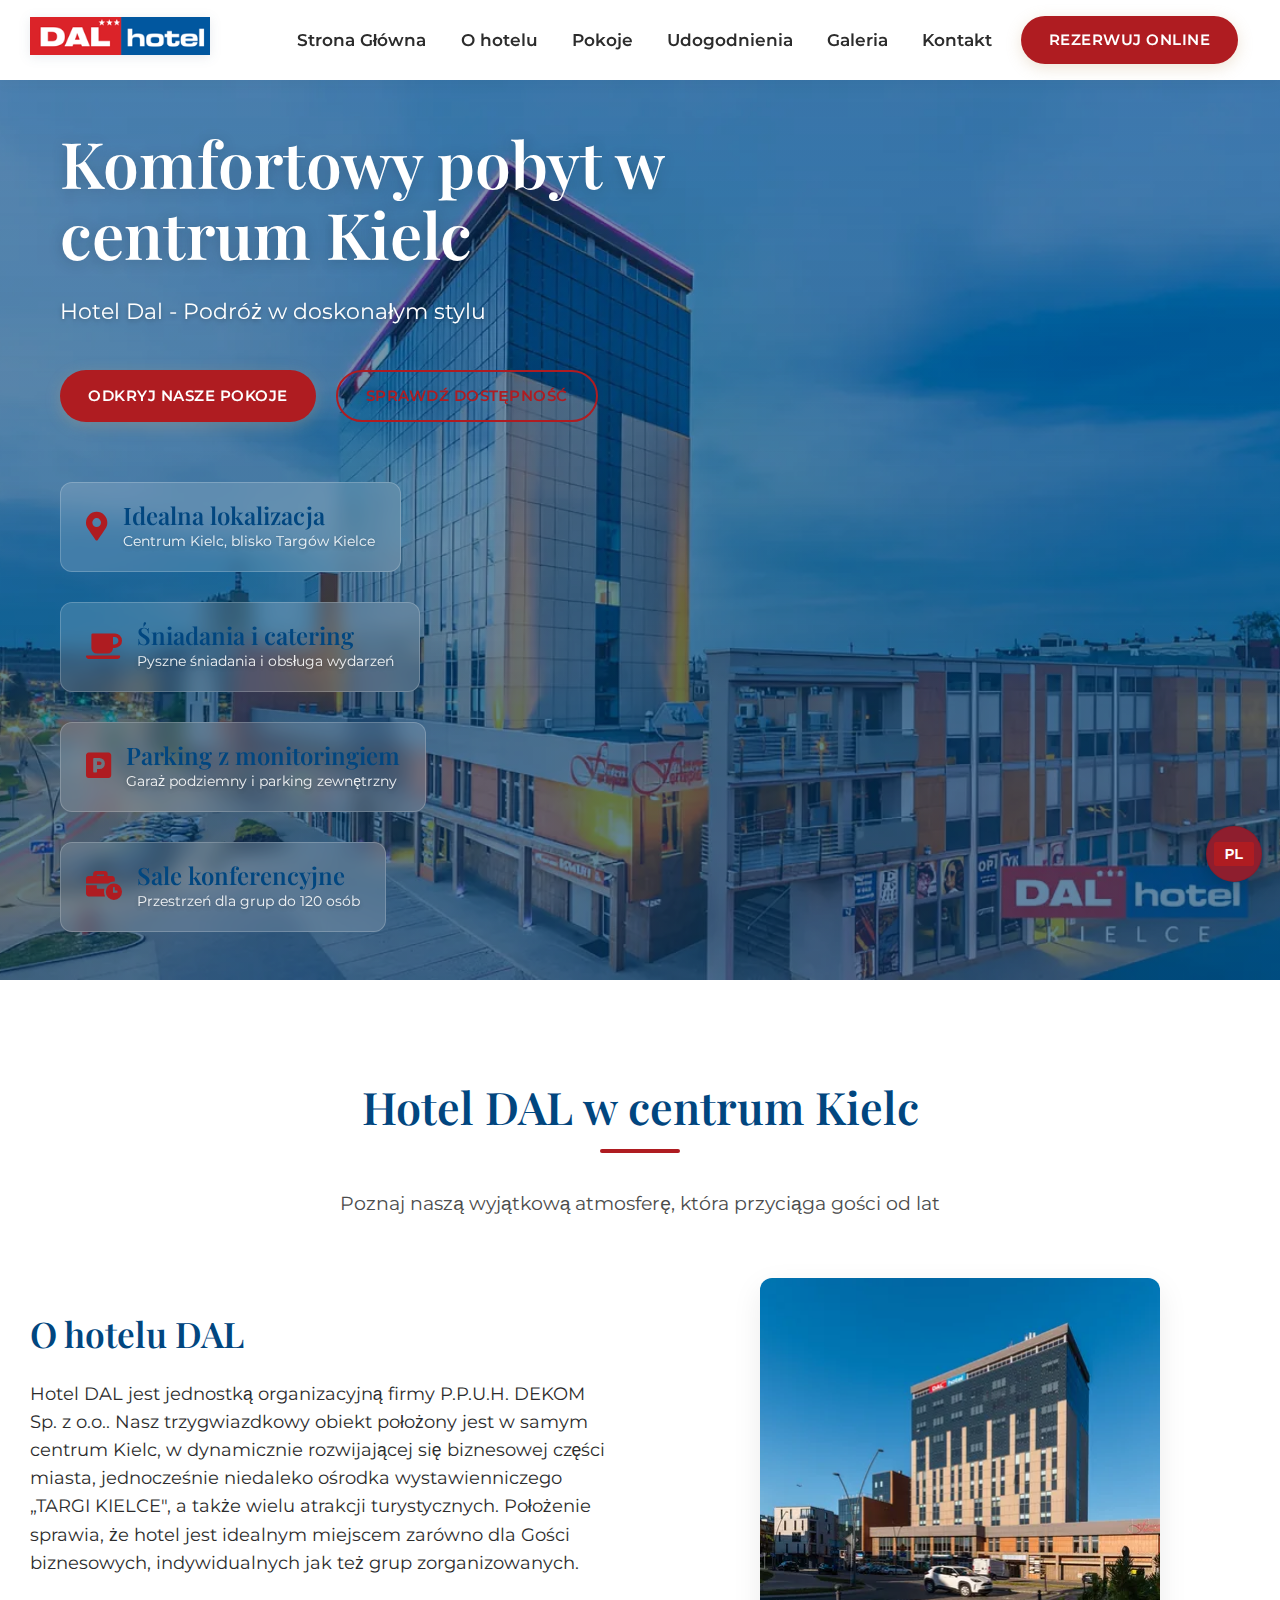
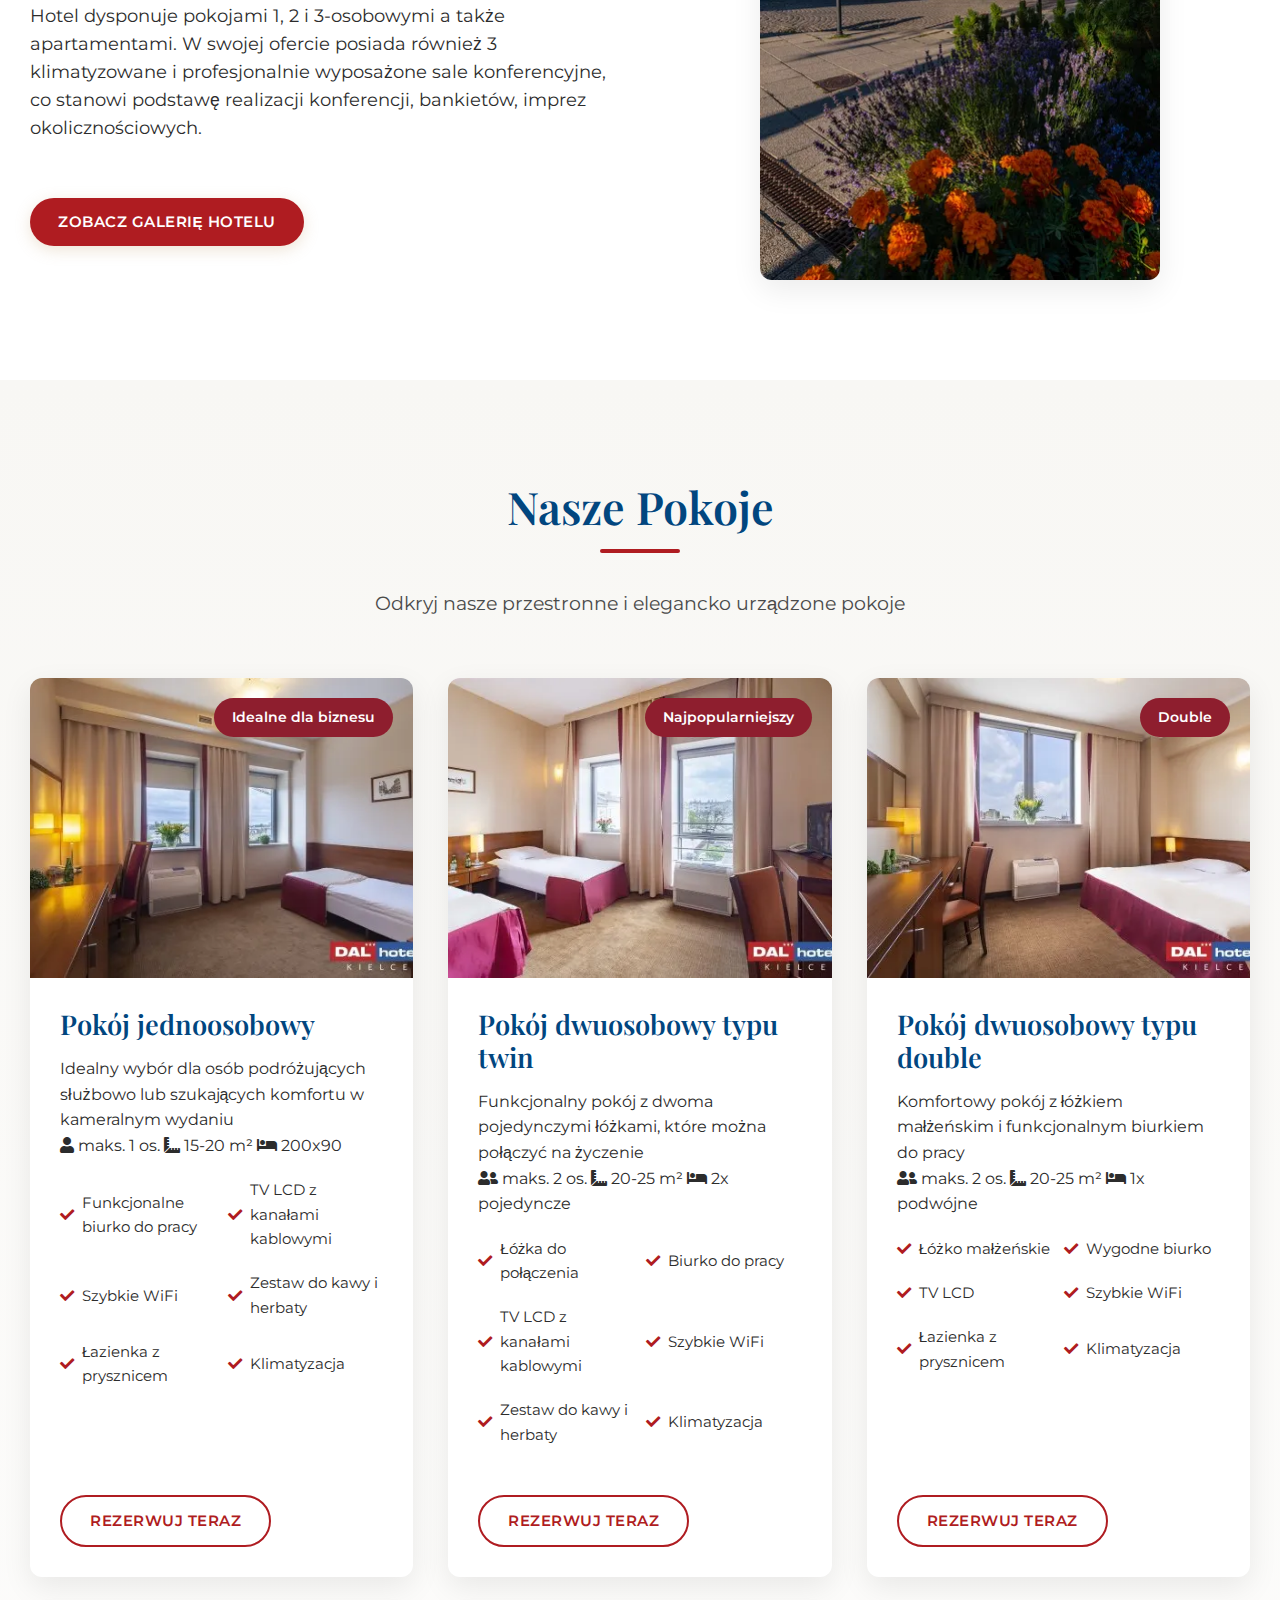
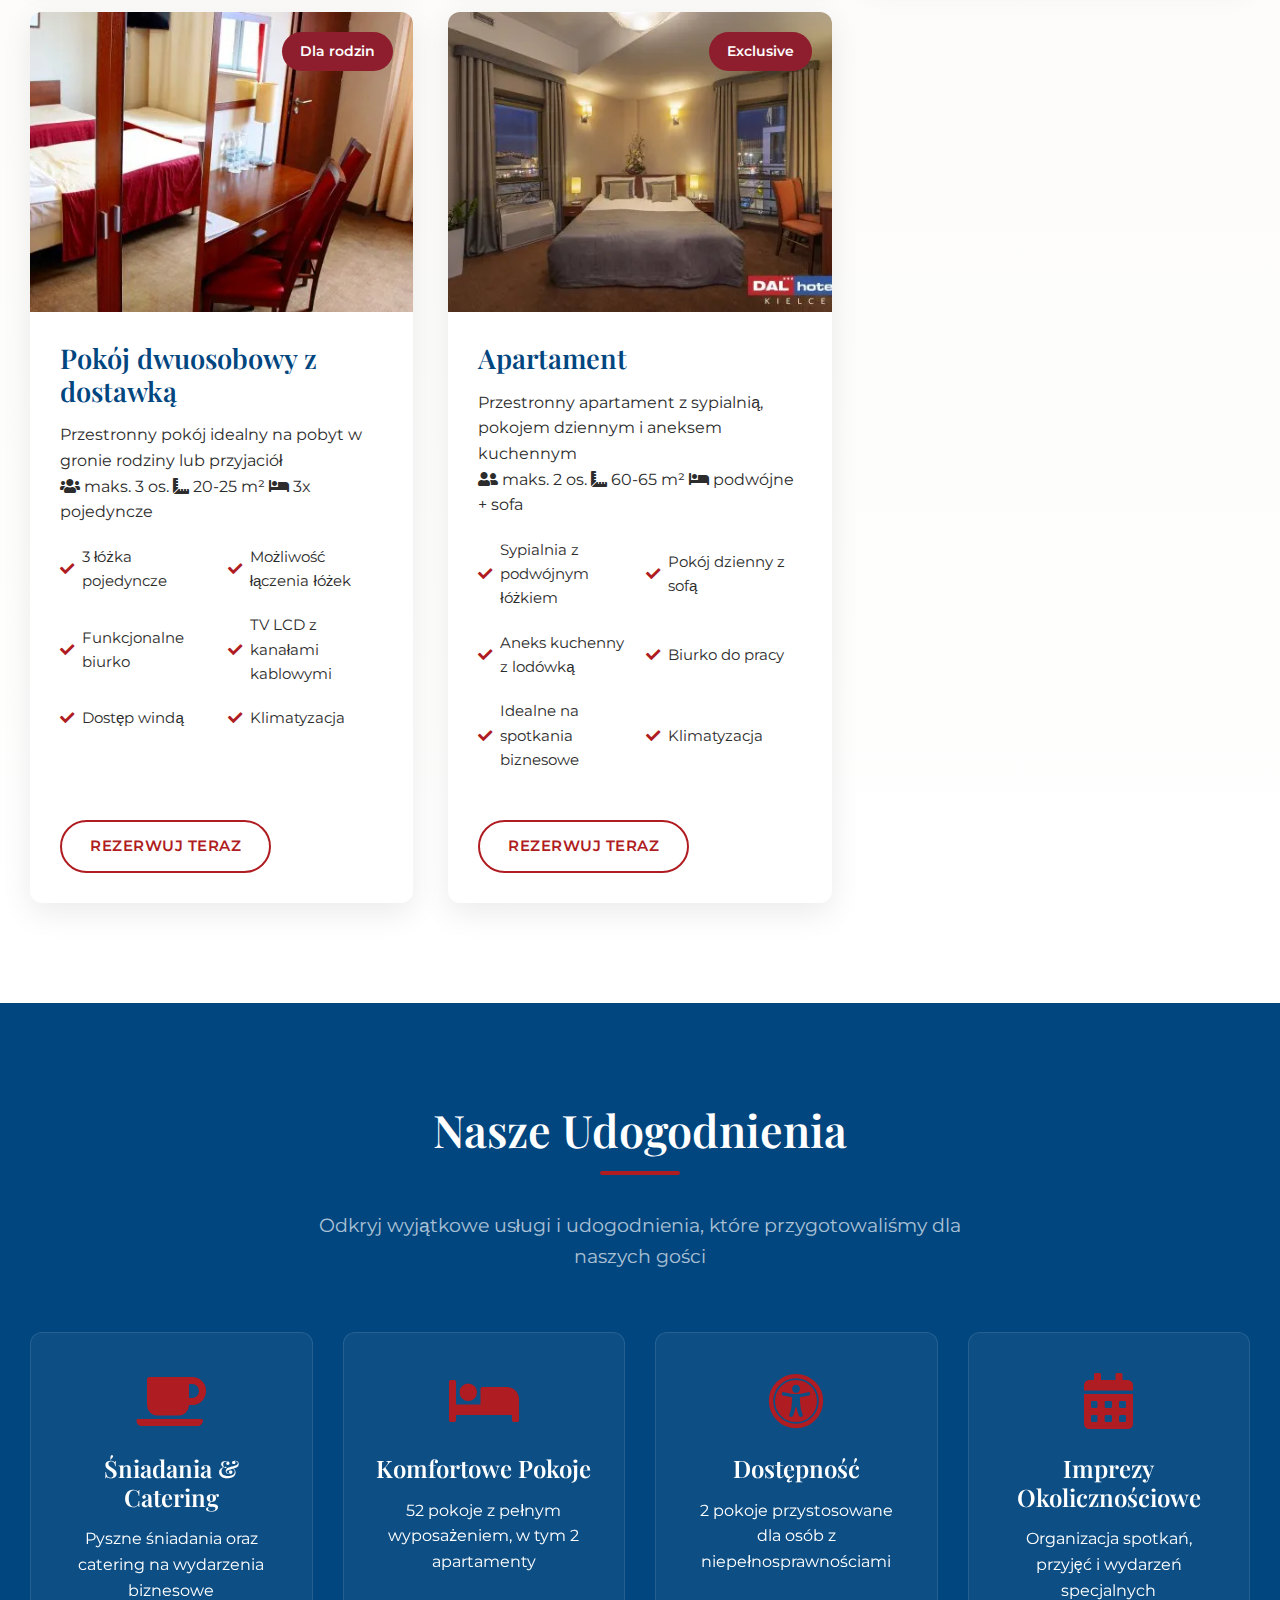
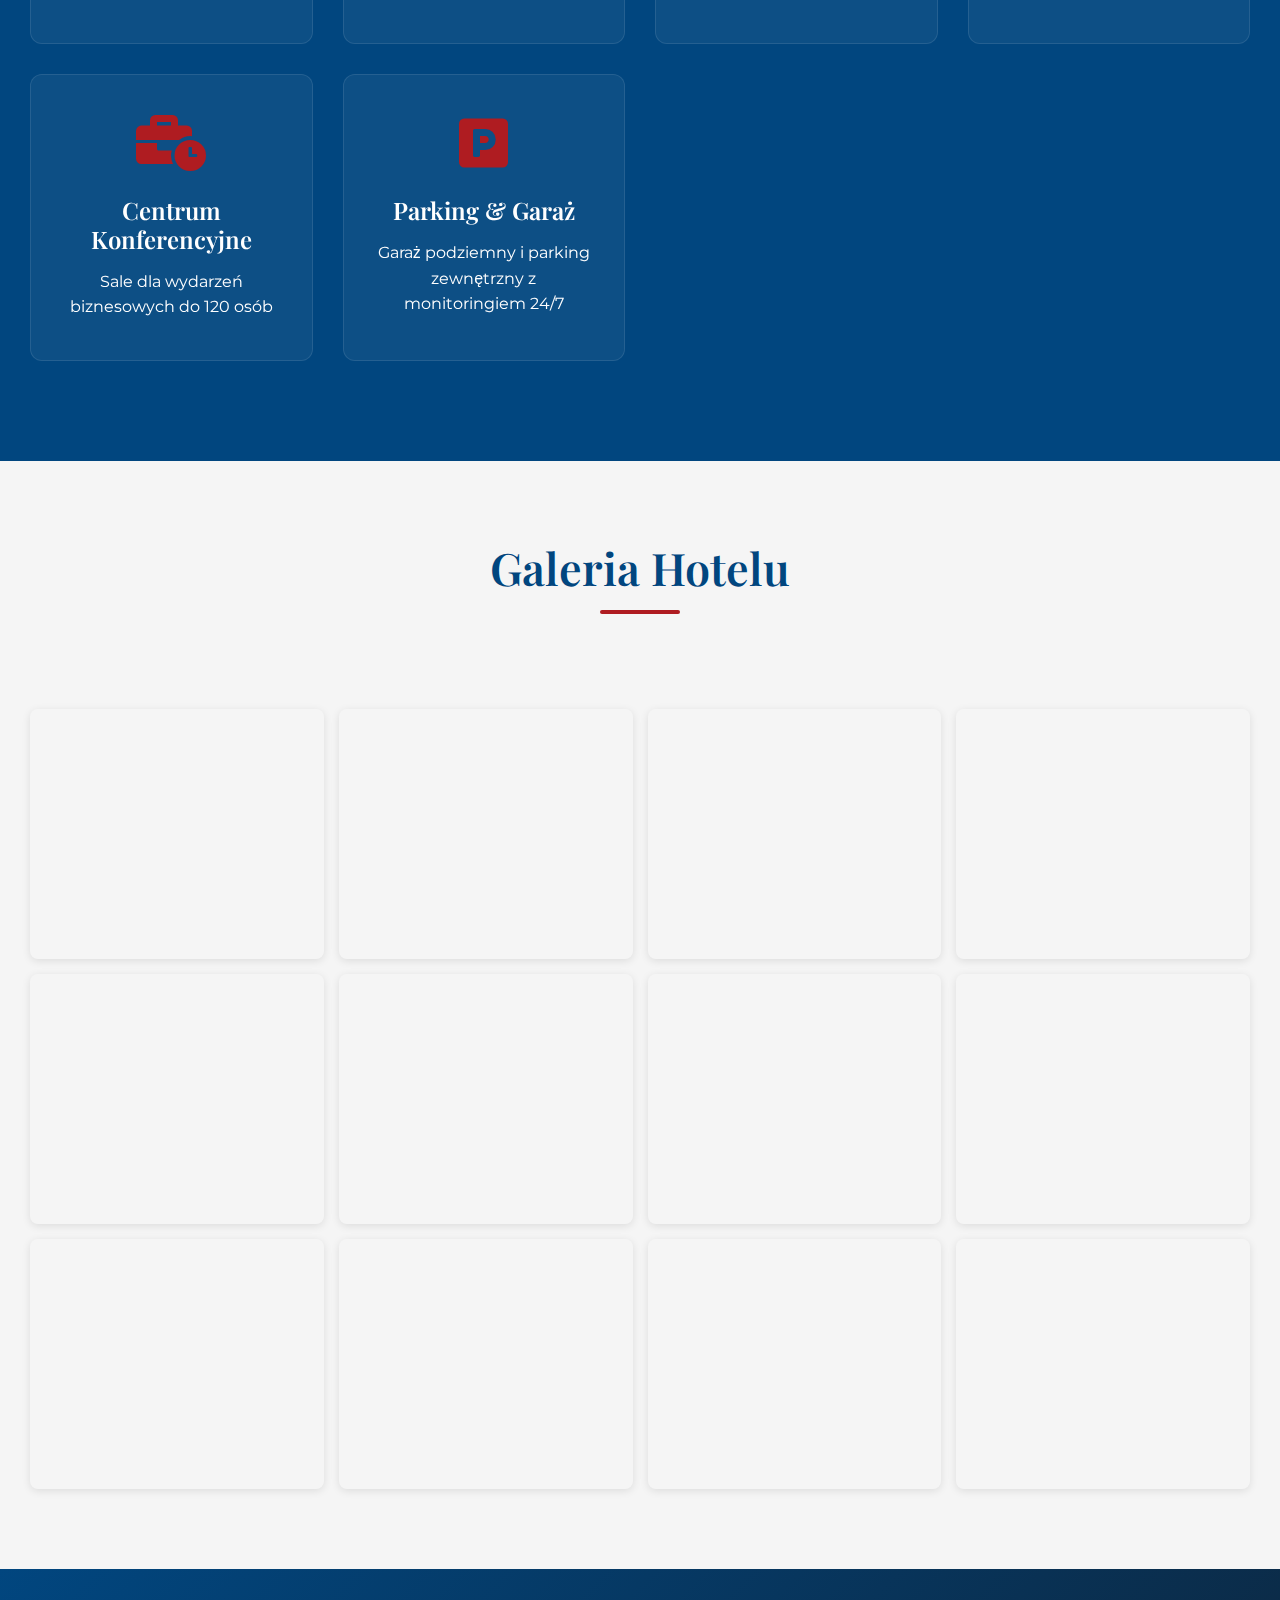
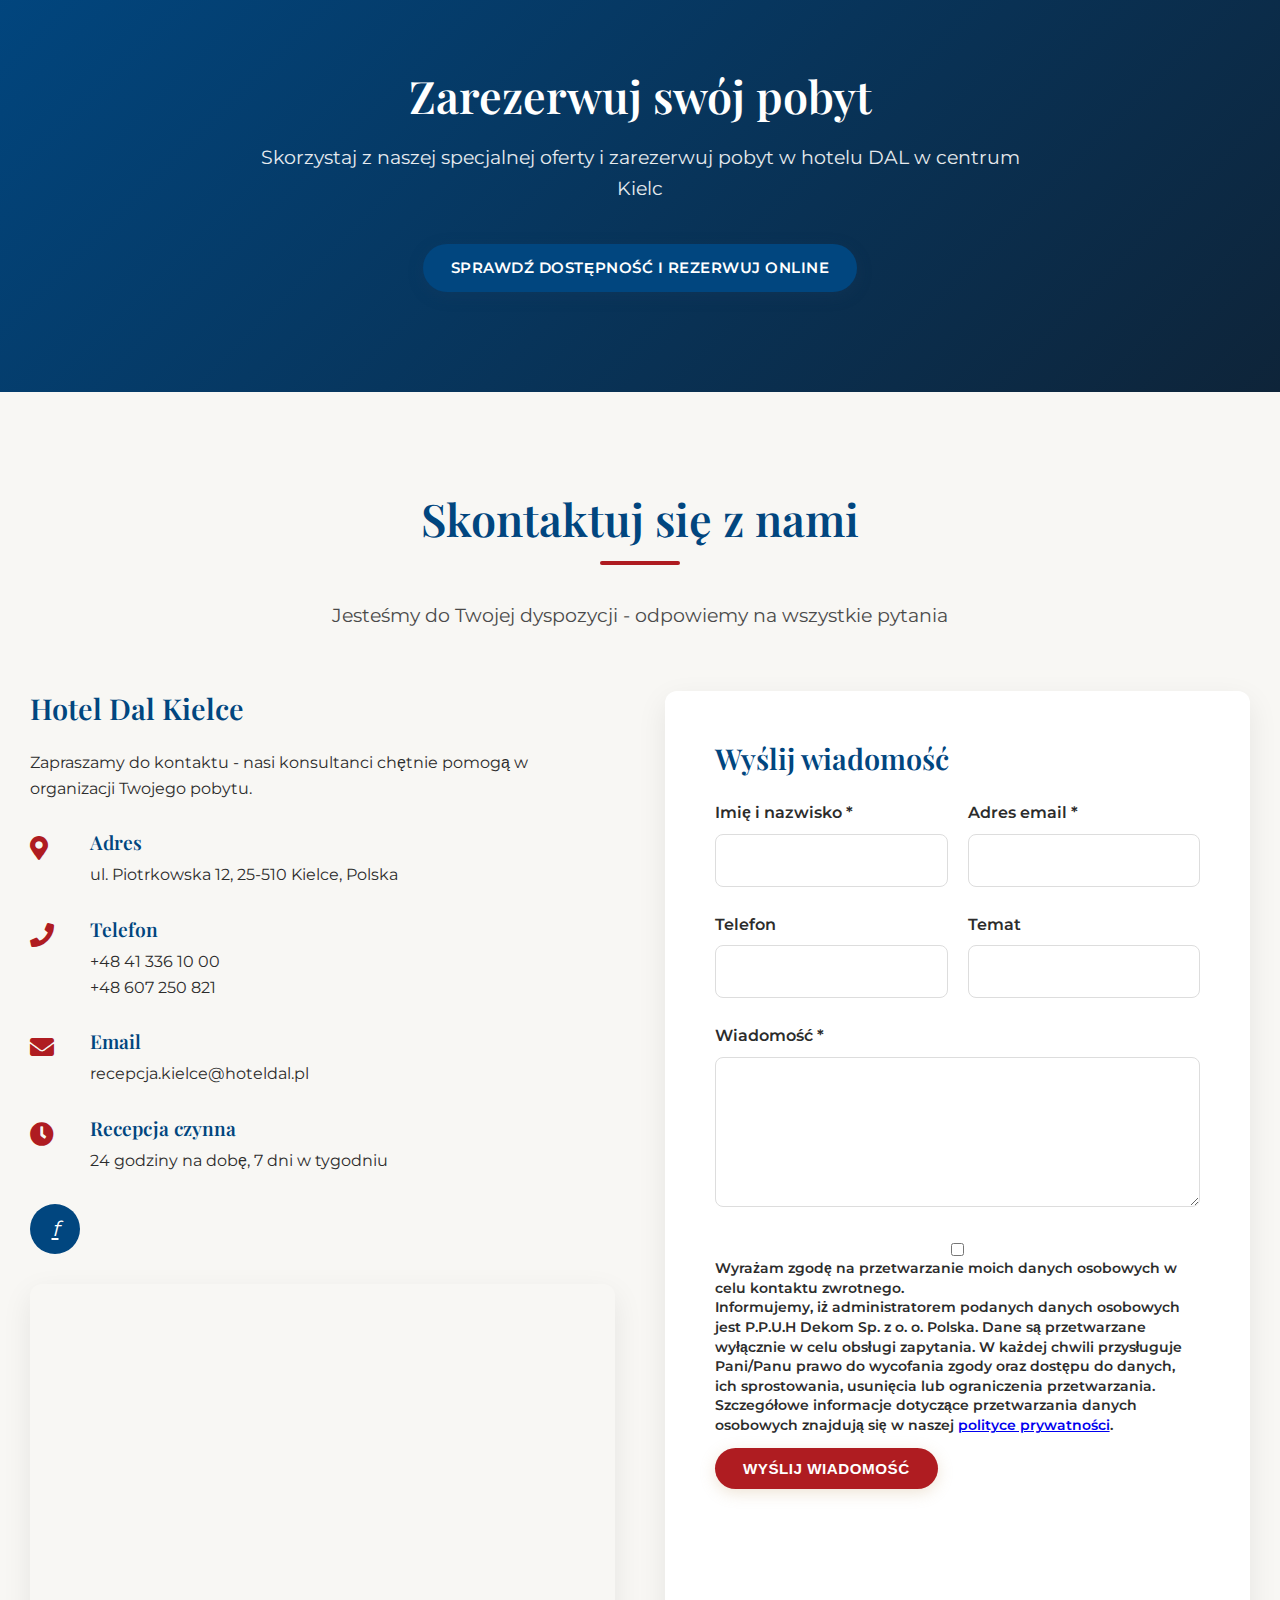
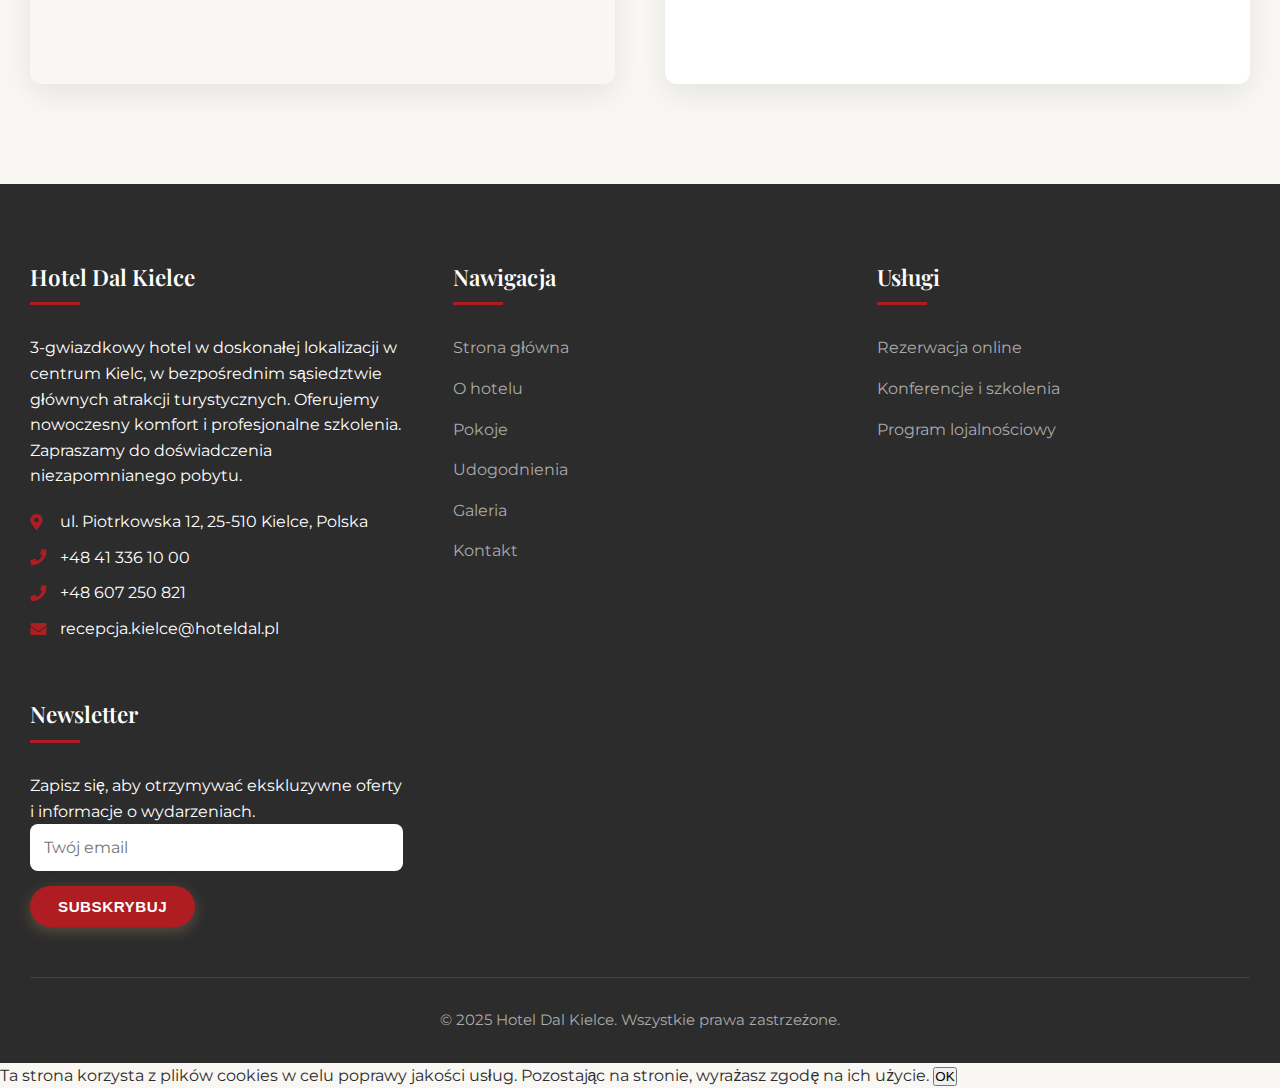
<file: index.html>
<!DOCTYPE html>
<html lang="pl">
<head>
    <meta charset="UTF-8">
    <meta name="viewport" content="width=device-width, initial-scale=1.0">
    <title>Hotel DAL Kielce - 3-gwiazdkowy hotel w centrum Kielc</title>
    <meta name="description" content="Hotel DAL w Kielcach - komfortowy 3-gwiazdkowy hotel w centrum miasta. 52 pokoje, sale konferencyjne, parking z monitoringiem. Blisko Targów Kielce. Rezerwuj online!">
    <meta name="keywords" content="hotel Kielce, noclegi Kielce, hotel centrum Kielce, Targi Kielce hotel, hotel biznesowy Kielce, sale konferencyjne Kielce">
    <meta name="robots" content="index, follow">
    <meta name="author" content="Hotel DAL Kielce">
    
    <!-- Open Graph / Facebook -->
    <meta property="og:type" content="website">
    <meta property="og:url" content="https://www.hoteldal.pl/">
    <meta property="og:title" content="Hotel DAL Kielce - 3-gwiazdkowy hotel w centrum Kielc">
    <meta property="og:description" content="Komfortowy pobyt w centrum Kielc. 52 pokoje, sale konferencyjne do 120 osób, parking z monitoringiem. Idealny dla biznesu i turystyki.">
    <meta property="og:image" content="https://www.hoteldal.pl/img/hotel-dal-kielce-og.jpg">
    <!-- Structured Data -->
    <script type="application/ld+json">
    {
        "@context": "https://schema.org",
        "@type": "Hotel",
        "name": "Hotel DAL",
        "description": "3-gwiazdkowy hotel w centrum Kielc z salami konferencyjnymi i parkingiem",
        "starRating": {
            "@type": "Rating",
            "ratingValue": "3"
        },
        "address": {
            "@type": "PostalAddress",
            "streetAddress": "ul. Piotrkowska 12",
            "addressLocality": "Kielce",
            "postalCode": "25-501",
            "addressCountry": "PL"
        },
        "telephone": "+48413361000",
        "email": "recepcja.kielce@hoteldal.pl",
        "url": "https://www.hoteldal.pl",
        "amenityFeature": [
            {
                "@type": "LocationFeatureSpecification",
                "name": "Parking",
                "value": true
            },
            {
                "@type": "LocationFeatureSpecification", 
                "name": "Conference Room",
                "value": true
            },
            {
                "@type": "LocationFeatureSpecification",
                "name": "WiFi",
                "value": true
            }
        ]
    }
    </script>
    
    <link rel="canonical" href="https://www.hoteldal.pl/">
    <style>
        @font-face {
  font-family: 'Montserrat';
  font-weight: 400;
  font-display: swap;
  src: url('css/webfonts/montserrat-v30-latin-regular.woff2') format('woff2');
}
@font-face {
  font-family: 'Montserrat';
  font-weight: 600;  
  font-display: swap;
  src: url('css/webfonts/montserrat-v30-latin-600.woff2') format('woff2');
}
    /* Expanded critical (above-the-fold) styles: stabilize header/nav + hero to avoid layout shift */
    html,body{height:100%;margin:0;padding:0}
    /* keep site font loading behavior consistent with webfont declarations */
    .container{width:100%;max-width:1400px;margin:0 auto;padding:0 30px}
    /* Header basics (keeps header height/position stable before full CSS loads) */
    header{position:fixed;top:0;left:0;width:100%;z-index:1000;background:rgba(255,255,255,0.95);box-shadow:0 2px 15px rgba(0,0,0,0.05);transition:all 0.4s cubic-bezier(0.165,0.84,0.44,1);backdrop-filter:blur(10px)}
    .navbar{display:flex;flex-direction:row;align-items:center;justify-content:space-between;padding:16px 0}
    .logo img{width:180px;height:auto;object-fit:contain;margin-right:8px}
    .nav-menu{display:flex;align-items:center;list-style:none;margin:0;padding:0}
    .nav-item{margin:0 12px;display:flex;align-items:center}
    .nav-link{text-decoration:none;color:#2c2c2c;font-weight:600;font-size:1.05rem;transition:all 0.4s cubic-bezier(0.165,0.84,0.44,1);position:relative;padding:8px 5px}
    .hamburger{display:none}

    /* Hero: keep sizes stable */
    .hero{position:relative;height:100vh;min-height:520px;display:flex;align-items:center;justify-content:center;overflow:hidden;margin-top:80px}
    .hero-image{position:absolute;inset:0;width:100%;height:100%;z-index:0;transform:translateZ(0);overflow:hidden}
    .hero-image img{position:absolute;inset:0;width:100%;height:100%;object-fit:cover;object-position:center;display:block}
    /* ensure hero image reserves layout when loading */
    .hero-image img[width][height]{aspect-ratio: attr(width) / attr(height);}    
    .hero::after{content:'';position:absolute;inset:0;background:rgba(0,0,0,0.22);z-index:1;pointer-events:none}
    .hero-content{position:relative;z-index:2;color:#fff;max-width:800px;padding:0 30px}
    .hero h1{font-size:4rem;margin-bottom:25px;color:#fff;text-shadow:0 2px 15px rgba(0,0,0,0.2);line-height:1.1}
    .hero p{font-size:1.4rem;margin-bottom:40px;text-shadow:0 2px 5px rgba(0,0,0,0.3);max-width:600px}
    @media (max-width:768px){.hero{min-height:360px}.hero h1{font-size:2.2rem}.hero p{font-size:1.05rem}}
    </style>
    <link rel="preload" href="css/webfonts/fonts.css" as="style" onload="this.rel='stylesheet'">
<noscript><link rel="stylesheet" href="css/webfonts/fonts.css"></noscript>
    <link rel="preload" href="css/webfonts/all.min.css" as="style" onload="this.rel='stylesheet'">
    <noscript>
        <link rel="stylesheet" href="css/webfonts/all.min.css">
    </noscript> 
    
    <!-- Preload critical assets to speed up first and repeat views -->
    <link rel="preload" as="image" href="img/hero/bg01-2.webp">
    <link rel="preload" href="css/webfonts/montserrat-v30-latin-regular.woff2" as="font" type="font/woff2" crossorigin>
    <link rel="preload" href="css/webfonts/montserrat-v30-latin-600.woff2" as="font" type="font/woff2" crossorigin>
    <link rel="preload" href="css/webfonts/fa-solid-900.woff2" as="font" type="font/woff2" crossorigin>
    <link rel="preload" href="css/webfonts/PlayfairDisplay-Regular.ttf" as="font" type="font/ttf" crossorigin>
    <link rel="preload" href="css/webfonts/PlayfairDisplay-SemiBold.ttf" as="font" type="font/ttf" crossorigin>
    <!-- Load main stylesheet asynchronously to avoid render-blocking; noscript provides fallback -->
    <link rel="preload" href="css/style.css" as="style" onload="this.rel='stylesheet'">
    <noscript>
        <link rel="stylesheet" href="css/style.css">
    </noscript>
</head>
<body>
    <!-- Header -->
    <header>
        <div class="container">
            <nav class="navbar">
                <div class="logo">
                    <img src="img/logo/logo.webp" alt="Hotel Dal Logo" width="180" height="38">
                </div>
                
                <ul class="nav-menu">
                    <li class="nav-item"><a href="#" class="nav-link active">Strona Główna</a></li>
                    <li class="nav-item"><a href="#about" class="nav-link">O hotelu</a></li>
                    <li class="nav-item"><a href="#rooms" class="nav-link">Pokoje</a></li>
                    <li class="nav-item"><a href="#facilities" class="nav-link">Udogodnienia</a></li>
                    <li class="nav-item"><a href="#gallery" class="nav-link">Galeria</a></li>
                    <li class="nav-item"><a href="#contact" class="nav-link">Kontakt</a></li>
                    <li class="nav-item"><a href="#booking" class="btn">Rezerwuj online</a></li>
                </ul>
                
                <div class="hamburger">
                    <i class="fas fa-bars"></i>
                </div>
            </nav>
        </div>
    </header>

    <!-- Hero Section -->
    <section class="hero" id="home">
        <!-- Replaced Swiper slider with a single static hero image (moved bg image into HTML for better loading control) -->
        <div class="hero-image" aria-hidden="true">
            <img src="img/hero/bg01-2.webp" alt="Hotel Dal Panorama" width="1800" height="1200"
                 fetchpriority="high" decoding="async" loading="eager"
                 style="width:100%;height:100%;object-fit:cover;object-position:center;display:block;">
        </div>

        <div class="container">
            <div class="hero-content">
                <h1>Komfortowy pobyt w centrum Kielc</h1>
                <p>Hotel Dal - Podróż w doskonałym stylu</p>
                
                <div class="hero-btns">
                    <a href="#rooms" class="btn">Odkryj nasze pokoje</a>
                    <a href="#booking" class="btn btn-outline">Sprawdź dostępność</a>
                </div>
                
                
<div class="hero-features">
    <div class="feature-box">
        <i class="fas fa-map-marker-alt"></i>
        <div class="feature-text">
            <h2>Idealna lokalizacja</h2>
            <p>Centrum Kielc, blisko Targów Kielce</p>
        </div>
    </div>
    <div class="feature-box">
        <i class="fas fa-coffee"></i>
        <div class="feature-text">
            <h2>Śniadania i catering</h2>
            <p>Pyszne śniadania i obsługa wydarzeń</p>
        </div>
    </div>
    <div class="feature-box">
        <i class="fas fa-parking"></i>
        <div class="feature-text">
            <h2>Parking z monitoringiem</h2>
            <p>Garaż podziemny i parking zewnętrzny</p>
        </div>
    </div>
    <div class="feature-box">
        <i class="fas fa-business-time"></i>
        <div class="feature-text">
            <h2>Sale konferencyjne</h2>
            <p>Przestrzeń dla grup do 120 osób</p>
        </div>
    </div>
</div>
                </div>
            </div>
        </div>
    </section>

    <!-- About Section -->
    <section class="about section" id="about">
        <div class="container">
            <div class="section-title">
                <h2>Hotel DAL w centrum Kielc</h2>
                <p>Poznaj naszą wyjątkową atmosferę, która przyciąga gości od lat</p>
            </div>
            
            <div class="about-content">
                <div class="about-text">
                    <h3>O hotelu DAL</h3>
                    <p>Hotel DAL jest jednostką organizacyjną firmy P.P.U.H. DEKOM Sp. z o.o.. Nasz trzygwiazdkowy obiekt położony jest w samym centrum Kielc, w dynamicznie rozwijającej się biznesowej części miasta, jednocześnie niedaleko ośrodka wystawienniczego „TARGI KIELCE", a także wielu atrakcji turystycznych. Położenie sprawia, że hotel jest idealnym miejscem zarówno dla Gości biznesowych, indywidualnych jak też grup zorganizowanych.</p>
                    <p>Hotel dysponuje pokojami 1, 2 i 3-osobowymi a także apartamentami. W swojej ofercie posiada również 3 klimatyzowane i profesjonalnie wyposażone sale konferencyjne, co stanowi podstawę realizacji konferencji, bankietów, imprez okolicznościowych.</p>
                    <a href="#gallery" class="btn" style="margin-top: 30px;">Zobacz galerię hotelu</a>
                </div>
                
                <div class="about-image">
                    <img src="img/hero/DalHotel17.webp" alt="Hotel Dal Kielce - hol główny" width="400" height="600" loading="lazy">
                </div>
            </div>
        </div>
    </section>

    <!-- Rooms Section -->
    <section class="rooms section" id="rooms">
        <div class="container">
            <div class="section-title">
                <h2>Nasze Pokoje</h2>
                <p>Odkryj nasze przestronne i elegancko urządzone pokoje</p>
            </div>
            
            
            <div class="rooms-grid">
                <div class="room-card">
                    <div class="room-badge">Idealne dla biznesu</div>
                    <div class="room-image">
                        <img src="img/rooms/pokoj_jednoosobowy.webp" alt="Pokój jednoosobowy" width="423" height="300" loading="lazy">
                    </div>
                    <div class="room-content">
                        <h3>Pokój jednoosobowy</h3>
                        <p>Idealny wybór dla osób podróżujących służbowo lub szukających komfortu w kameralnym wydaniu</p>
                        <div class="room-info">
                            <span><i class="fas fa-user"></i> maks. 1 os.</span>
                            <span><i class="fas fa-ruler-combined"></i> 15-20 m²</span>
                            <span><i class="fas fa-bed"></i> 200x90</span>
                        </div>
                        <ul class="room-features">
                            <li><i class="fas fa-check"></i> Funkcjonalne biurko do pracy</li>
                            <li><i class="fas fa-check"></i> TV LCD z kanałami kablowymi</li>
                            <li><i class="fas fa-check"></i> Szybkie WiFi</li>
                            <li><i class="fas fa-check"></i> Zestaw do kawy i herbaty</li>
                            <li><i class="fas fa-check"></i> Łazienka z prysznicem</li>
                            <li><i class="fas fa-check"></i> Klimatyzacja</li>
                        </ul>
                        <div class="room-footer">
                            <a href="#booking" class="btn btn-outline">Rezerwuj teraz</a>
                        </div>
                    </div>
                </div>
                
                <div class="room-card">
                    <div class="room-badge">Najpopularniejszy</div>
                    <div class="room-image">
                        <img src="img/rooms/pokoj_dwuosobowy.webp" alt="Pokój dwuosobowy twin" width="423" height="300" loading="lazy">
                    </div>
                    <div class="room-content">
                        <h3>Pokój dwuosobowy typu twin</h3>
                        <p>Funkcjonalny pokój z dwoma pojedynczymi łóżkami, które można połączyć na życzenie</p>
                        <div class="room-info">
                            <span><i class="fas fa-user-friends"></i> maks. 2 os.</span>
                            <span><i class="fas fa-ruler-combined"></i> 20-25 m²</span>
                            <span><i class="fas fa-bed"></i> 2x pojedyncze</span>
                        </div>
                        <ul class="room-features">
                            <li><i class="fas fa-check"></i> Łóżka do połączenia</li>
                            <li><i class="fas fa-check"></i> Biurko do pracy</li>
                            <li><i class="fas fa-check"></i> TV LCD z kanałami kablowymi</li>
                            <li><i class="fas fa-check"></i> Szybkie WiFi</li>
                            <li><i class="fas fa-check"></i> Zestaw do kawy i herbaty</li>
                            <li><i class="fas fa-check"></i> Klimatyzacja</li>
                        </ul>
                        <div class="room-footer">
                            <a href="#booking" class="btn btn-outline">Rezerwuj teraz</a>
                        </div>
                    </div>
                </div>
                
                <div class="room-card">
                    <div class="room-badge">Double</div>
                    <div class="room-image">
                        <img src="img/rooms/pokoj_2_os_double.webp" alt="Pokój dwuosobowy double" width="423" height="300" loading="lazy">
                    </div>
                    <div class="room-content">
                        <h3>Pokój dwuosobowy typu double</h3>
                        <p>Komfortowy pokój z łóżkiem małżeńskim i funkcjonalnym biurkiem do pracy</p>
                        <div class="room-info">
                            <span><i class="fas fa-user-friends"></i> maks. 2 os.</span>
                            <span><i class="fas fa-ruler-combined"></i> 20-25 m²</span>
                            <span><i class="fas fa-bed"></i> 1x podwójne</span>
                        </div>
                        <ul class="room-features">
                            <li><i class="fas fa-check"></i> Łóżko małżeńskie</li>
                            <li><i class="fas fa-check"></i> Wygodne biurko</li>
                            <li><i class="fas fa-check"></i> TV LCD</li>
                            <li><i class="fas fa-check"></i> Szybkie WiFi</li>
                            <li><i class="fas fa-check"></i> Łazienka z prysznicem</li>
                            <li><i class="fas fa-check"></i> Klimatyzacja</li>
                        </ul>
                        <div class="room-footer">
                            <a href="#booking" class="btn btn-outline">Rezerwuj teraz</a>
                        </div>
                    </div>
                </div>
                
                <div class="room-card">
                    <div class="room-badge">Dla rodzin</div>
                    <div class="room-image">
                        <img src="img/rooms/pokoj_dwuosobowy_dostawka.webp" alt="Pokój z dostawką" width="423" height="300" loading="lazy">
                    </div>
                    <div class="room-content">
                        <h3>Pokój dwuosobowy z dostawką</h3>
                        <p>Przestronny pokój idealny na pobyt w gronie rodziny lub przyjaciół</p>
                        <div class="room-info">
                            <span><i class="fas fa-users"></i> maks. 3 os.</span>
                            <span><i class="fas fa-ruler-combined"></i> 20-25 m²</span>
                            <span><i class="fas fa-bed"></i> 3x pojedyncze</span>
                        </div>
                        <ul class="room-features">
                            <li><i class="fas fa-check"></i> 3 łóżka pojedyncze</li>
                            <li><i class="fas fa-check"></i> Możliwość łączenia łóżek</li>
                            <li><i class="fas fa-check"></i> Funkcjonalne biurko</li>
                            <li><i class="fas fa-check"></i> TV LCD z kanałami kablowymi</li>
                            <li><i class="fas fa-check"></i> Dostęp windą</li>
                            <li><i class="fas fa-check"></i> Klimatyzacja</li>
                        </ul>
                        <div class="room-footer">
                            <a href="#booking" class="btn btn-outline">Rezerwuj teraz</a>
                        </div>
                    </div>
                </div>
                
                <div class="room-card">
                    <div class="room-badge">Exclusive</div>
                    <div class="room-image">
                        <img src="img/rooms/apartament.webp" alt="Apartament" width="423" height="300" loading="lazy">
                    </div>
                    <div class="room-content">
                        <h3>Apartament</h3>
                        <p>Przestronny apartament z sypialnią, pokojem dziennym i aneksem kuchennym</p>
                        <div class="room-info">
                            <span><i class="fas fa-user-friends"></i> maks. 2 os.</span>
                            <span><i class="fas fa-ruler-combined"></i> 60-65 m²</span>
                            <span><i class="fas fa-bed"></i> podwójne + sofa</span>
                        </div>
                        <ul class="room-features">
                            <li><i class="fas fa-check"></i> Sypialnia z podwójnym łóżkiem</li>
                            <li><i class="fas fa-check"></i> Pokój dzienny z sofą</li>
                            <li><i class="fas fa-check"></i> Aneks kuchenny z lodówką</li>
                            <li><i class="fas fa-check"></i> Biurko do pracy</li>
                            <li><i class="fas fa-check"></i> Idealne na spotkania biznesowe</li>
                            <li><i class="fas fa-check"></i> Klimatyzacja</li>
                        </ul>
                        <div class="room-footer">
                            <a href="#booking" class="btn btn-outline">Rezerwuj teraz</a>
                        </div>
                    </div>
                </div>
            </div>
        </div>
    </section>

    <!-- Facilities Section -->
    <section class="facilities section" id="facilities">
        <div class="container">
            <div class="section-title">
                <h2>Nasze Udogodnienia</h2>
                <p>Odkryj wyjątkowe usługi i udogodnienia, które przygotowaliśmy dla naszych gości</p>
            </div>
            
           <div class="facilities-grid">
    <div class="facility-card">
        <i class="fas fa-coffee"></i>
        <h3>Śniadania & Catering</h3>
        <p>Pyszne śniadania oraz catering na wydarzenia biznesowe</p>
    </div>
    
    <div class="facility-card">
        <i class="fas fa-bed"></i>
        <h3>Komfortowe Pokoje</h3>
        <p>52 pokoje z pełnym wyposażeniem, w tym 2 apartamenty</p>
    </div>
    
    <div class="facility-card">
        <i class="fas fa-universal-access"></i>
        <h3>Dostępność</h3>
        <p>2 pokoje przystosowane dla osób z niepełnosprawnościami</p>
    </div>
    
    <div class="facility-card">
        <i class="fas fa-calendar-alt"></i>
        <h3>Imprezy Okolicznościowe</h3>
        <p>Organizacja spotkań, przyjęć i wydarzeń specjalnych</p>
    </div>
    
    <div class="facility-card">
        <i class="fas fa-business-time"></i>
        <h3>Centrum Konferencyjne</h3>
        <p>Sale dla wydarzeń biznesowych do 120 osób</p>
    </div>
    
    <div class="facility-card">
        <i class="fas fa-parking"></i>
        <h3>Parking & Garaż</h3>
        <p>Garaż podziemny i parking zewnętrzny z monitoringiem 24/7</p>
    </div>
</div>
        </div>
    </section>

    <!-- Gallery Section -->
<section class="gallery section" id="gallery">
    <div class="container">
        <div class="section-title">
            <h2>Galeria Hotelu</h2>
        </div>
        
        <div class="gallery-grid">
            <div class="gallery-item">
                <a href="img/gallery/dal-kielce-11.webp" data-lightbox="gallery">
                    <img src="img/gallery/dal-kielce-11.webp" alt="Hotel-Dal-Kielce-gallery-01" width="323" height="250" loading="lazy">
                </a>
            </div>
            
            <div class="gallery-item">
                <a href="img/gallery/dal-kielce-12.webp" data-lightbox="gallery">
                    <img src="img/gallery/dal-kielce-12.webp" alt="Hotel-Dal-Kielce-gallery-02" width="323" height="250" loading="lazy">
                </a>
            </div>
            
            <div class="gallery-item">
                <a href="img/gallery/dal-kielce-13.webp" data-lightbox="gallery">
                    <img src="img/gallery/dal-kielce-13.webp" alt="Hotel-Dal-Kielce-gallery-03" width="323" height="250" loading="lazy">
                </a>
            </div>
            
            <div class="gallery-item">
                <a href="img/gallery/dal-kielce-14.webp" data-lightbox="gallery">
                    <img src="img/gallery/dal-kielce-14.webp" alt="Hotel-Dal-Kielce-gallery-04" width="323" height="250" loading="lazy">
                </a>
            </div>
            
            <div class="gallery-item">
                <a href="img/gallery/dal-kielce-15.webp" data-lightbox="gallery">
                    <img src="img/gallery/dal-kielce-15.webp" alt="Hotel-Dal-Kielce-gallery-05" width="323" height="250" loading="lazy">
                </a>
            </div>
            
            <div class="gallery-item">
                <a href="img/gallery/dal-kielce-16.webp" data-lightbox="gallery">
                    <img src="img/gallery/dal-kielce-16.webp" alt="Hotel-Dal-Kielce-gallery-06" width="323" height="250" loading="lazy">
                </a>
            </div>
            
            <div class="gallery-item">
                <a href="img/gallery/dal-kielce-25.webp" data-lightbox="gallery">
                    <img src="img/gallery/dal-kielce-25.webp" alt="Hotel-Dal-Kielce-gallery-07" width="323" height="250" loading="lazy">
                </a>
            </div>
            
            <div class="gallery-item">
                <a href="img/gallery/dal-kielce-18.webp" data-lightbox="gallery">
                    <img src="img/gallery/dal-kielce-18.webp" alt="Hotel-Dal-Kielce-gallery-08" width="323" height="250" loading="lazy">
                </a>
            </div>
            
            <div class="gallery-item">
                <a href="img/gallery/dal-kielce-19.webp" data-lightbox="gallery">
                    <img src="img/gallery/dal-kielce-19.webp" alt="Hotel-Dal-Kielce-gallery-09" width="323" height="250" loading="lazy">
                </a>
            </div>
            
            <div class="gallery-item">
                <a href="img/gallery/dal-kielce-20.webp" data-lightbox="gallery">
                    <img src="img/gallery/dal-kielce-20.webp" alt="Hotel-Dal-Kielce-gallery-10" width="323" height="250" loading="lazy">
                </a>
            </div>
            
            <div class="gallery-item">
                <a href="img/gallery/dal-kielce-21.webp" data-lightbox="gallery">
                    <img src="img/gallery/dal-kielce-21.webp" alt="Hotel-Dal-Kielce-gallery-11" width="323" height="250" loading="lazy">
                </a>
            </div>
            
            <div class="gallery-item">
                <a href="img/gallery/dal-kielce-22.webp" data-lightbox="gallery">
                    <img src="img/gallery/dal-kielce-22.webp" alt="Hotel-Dal-Kielce-gallery-12" width="323" height="250" loading="lazy">
                </a>
            </div>
        </div>
    </div>
</section>

    <!-- Booking Section -->
    <section class="booking section" id="booking">
        <div class="container">
            <div class="booking-content">
                <h2>Zarezerwuj swój pobyt</h2>
                <p>Skorzystaj z naszej specjalnej oferty i zarezerwuj pobyt w hotelu DAL w centrum Kielc</p>
                <a href="https://www.hoteldal.pl/pokoje" class="btn btn-primary">Sprawdź dostępność i rezerwuj online</a>
            </div>
        </div>
    </section>

    <!-- Contact Section -->
    <section class="contact section" id="contact">
        <div class="container">
            <div class="section-title">
                <h2>Skontaktuj się z nami</h2>
                <p>Jesteśmy do Twojej dyspozycji - odpowiemy na wszystkie pytania</p>
            </div>
            
            <div class="contact-content">
                <div class="contact-info">
                    <h3>Hotel Dal Kielce</h3>
                    <p>Zapraszamy do kontaktu - nasi konsultanci chętnie pomogą w organizacji Twojego pobytu.</p>
                    
                    <div class="contact-details">
                        <div class="contact-item">
                            <i class="fas fa-map-marker-alt"></i>
                            <div class="contact-text">
                                <h4>Adres</h4>
                                <p>ul. Piotrkowska 12, 25-510 Kielce, Polska</p>
                            </div>
                        </div>
                        
                        <div class="contact-item">
                            <i class="fas fa-phone"></i>
                            <div class="contact-text">
                                <h4>Telefon</h4>
                                <p>+48 41 336 10 00</p>
                                <p>+48 607 250 821</p>
                            </div>
                        </div>
                        
                        <div class="contact-item">
                            <i class="fas fa-envelope"></i>
                            <div class="contact-text">
                                <h4>Email</h4>
                                <p>recepcja.kielce@hoteldal.pl</p>
                            </div>
                        </div>
                        
                        <div class="contact-item">
                            <i class="fas fa-clock"></i>
                            <div class="contact-text">
                                <h4>Recepcja czynna</h4>
                                <p>24 godziny na dobę, 7 dni w tygodniu</p>
                            </div>
                        </div>
                    </div>
                    
                    <div class="social-links">
                        <a href="https://www.facebook.com/DalKielce/?locale=pl_PL"><i>f</i></a>
                    </div>
                    
                    <div class="map-container">
<iframe title="Lokalizacja Hotelu Dal-Kielce" src="https://www.google.com/maps/embed?pb=!1m18!1m12!1m3!1d2517.721147149352!2d20.626756376886426!3d50.87336197167607!2m3!1f0!2f0!3f0!3m2!1i1024!2i768!4f13.1!3m3!1m2!1s0x471827ecbc7f1413%3A0x2f1da25d823bb9ac!2sHotel%20Dal!5e0!3m2!1spl!2spl!4v1755590045068!5m2!1spl!2spl" width="100%" height="100%" style="border:0;" allowfullscreen="" loading="lazy" referrerpolicy="no-referrer-when-downgrade"></iframe>                    </div>
                </div>
                
                <div class="contact-form">
                    <h3>Wyślij wiadomość</h3>
                    <form id="contactForm" novalidate>
                        <div class="form-row">
                            <div class="form-group">
                                <label for="name">Imię i nazwisko *</label>
                                <input type="text" id="name" required>
                            </div>
                            <div class="form-group">
                                <label for="email">Adres email *</label>
                                <input type="email" id="email" required>
                            </div>
                        </div>
                        
                        <div class="form-row">
                            <div class="form-group">
                                <label for="phone">Telefon</label>
                                <input type="tel" id="phone">
                            </div>
                            <div class="form-group">
                                <label for="subject">Temat</label>
                                <input type="text" id="subject">
                            </div>
                        </div>
                        
                        <div class="form-group">
                            <label for="message">Wiadomość *</label>
                            <textarea id="message" required></textarea>
                        </div>
                        
                        <div class="form-group" style="margin: 12px 0;">
                            <label for="gdpr" style="font-size: 14px; line-height:1.4;">
                                <input type="checkbox" id="gdpr" name="gdpr" required style="margin-right:8px; vertical-align:middle;">
                                Wyrażam zgodę na przetwarzanie moich danych osobowych w celu kontaktu zwrotnego.
                                <br>
                                Informujemy, iż administratorem podanych danych osobowych jest P.P.U.H Dekom Sp. z o. o. Polska. Dane są przetwarzane wyłącznie w celu obsługi zapytania. W każdej chwili przysługuje Pani/Panu prawo do wycofania zgody oraz dostępu do danych, ich sprostowania, usunięcia lub ograniczenia przetwarzania. Szczegółowe informacje dotyczące przetwarzania danych osobowych znajdują się w naszej <a href="https://www.hoteldal.pl/prywatnosc" target="_blank" rel="noopener">polityce prywatności</a>.
                            </label>
                        </div>

                        <button type="submit" class="btn">Wyślij wiadomość</button>
                    </form>
                </div>
            </div>
        </div>
    </section>

    <!-- Footer -->
    <footer>
        <div class="container">
            <div class="footer-content">
                <div class="footer-col">
                    <h4>Hotel Dal Kielce</h4>
 <p>3-gwiazdkowy hotel w doskonałej lokalizacji w centrum Kielc, w bezpośrednim sąsiedztwie głównych atrakcji turystycznych. Oferujemy nowoczesny komfort i profesjonalne szkolenia. Zapraszamy do doświadczenia niezapomnianego pobytu.</p>                    
                    <div class="contact-info-footer">
                        <p><i class="fas fa-map-marker-alt"></i> ul. Piotrkowska 12, 25-510 Kielce, Polska</p>
                        <p><i class="fas fa-phone"></i> +48 41 336 10 00</p>
                        <p><i class="fas fa-phone"></i> +48 607 250 821</p>
                        <p><i class="fas fa-envelope"></i> recepcja.kielce@hoteldal.pl</p>
                    </div>
                </div>
                
                <div class="footer-col">
                    <h4>Nawigacja</h4>
                    <ul class="footer-links">
                        <li><a href="#home">Strona główna</a></li>
                        <li><a href="#about">O hotelu</a></li>
                        <li><a href="#rooms">Pokoje</a></li>
                        <li><a href="#facilities">Udogodnienia</a></li>
                        <li><a href="#gallery">Galeria</a></li>
                        <li><a href="#contact">Kontakt</a></li>
                    </ul>
                </div>
                
                <div class="footer-col">
                    <h4>Usługi</h4>
                    <ul class="footer-links">
                        <li><a href="#">Rezerwacja online</a></li>
                        <li><a href="#">Konferencje i szkolenia</a></li>
                        <li><a href="#">Program lojalnościowy</a></li>
                    </ul>
                </div>
                
                <div class="footer-col">
                    <h4>Newsletter</h4>
                    <p>Zapisz się, aby otrzymywać ekskluzywne oferty i informacje o wydarzeniach.</p>
                    <form>
                        <div class="form-group" style="margin-bottom: 15px;">
                            <input type="email" placeholder="Twój email" required style="width: 100%; padding: 14px; border-radius: 8px; border: none;">
                        </div>
                        <button type="submit" class="btn">Subskrybuj</button>
                    </form>
                </div>
            </div>
            
            <div class="footer-bottom">
                <p>&copy; 2025 Hotel Dal Kielce. Wszystkie prawa zastrzeżone.</p>
            </div>
        </div>
    </footer>

    <!-- Swiper removed: no slider used for hero -->
    <script>
        // Mobile Navigation
        const hamburger = document.querySelector('.hamburger');
        const navMenu = document.querySelector('.nav-menu');

        hamburger.addEventListener('click', () => {
            navMenu.classList.toggle('active');
            hamburger.innerHTML = navMenu.classList.contains('active') ? 
                '<i class="fas fa-times"></i>' : '<i class="fas fa-bars"></i>';
        });

        // Close mobile menu when clicking on a link
        document.querySelectorAll('.nav-link').forEach(link => {
            link.addEventListener('click', () => {
                navMenu.classList.remove('active');
                hamburger.innerHTML = '<i class="fas fa-bars"></i>';
            });
        });

        // Sticky Header
        window.addEventListener('scroll', () => {
            const header = document.querySelector('header');
            header.classList.toggle('header-scrolled', window.scrollY > 100);
        });

    // Hero now uses a static image; Swiper slider removed.

        // Smooth scrolling for anchor links
        document.querySelectorAll('a[href^="#"]').forEach(anchor => {
            anchor.addEventListener('click', function(e) {
                e.preventDefault();
                
                const targetId = this.getAttribute('href');
                if (targetId === '#') return;
                
                const targetElement = document.querySelector(targetId);
                if (targetElement) {
                    window.scrollTo({
                        top: targetElement.offsetTop - 80,
                        behavior: 'smooth'
                    });
                }
            });
        });

        // Room tabs functionality
        const tabBtns = document.querySelectorAll('.tab-btn');
        
        tabBtns.forEach(btn => {
            btn.addEventListener('click', () => {
                tabBtns.forEach(b => b.classList.remove('active'));
                btn.classList.add('active');
            });
        });

        // Contact form GDPR consent validation
        (function() {
            const contactForm = document.getElementById('contactForm');
            if (!contactForm) return;

            contactForm.addEventListener('submit', function(e) {
                const gdpr = document.getElementById('gdpr');
                if (!gdpr || !gdpr.checked) {
                    e.preventDefault();
                    // simple accessible feedback
                    alert('Prosimy o wyrażenie zgody na przetwarzanie danych osobowych w celu kontaktu zwrotnego.');
                    gdpr.focus();
                    return false;
                }
                // allow form to submit - server-side should also validate consent
            });
        })();
    </script>
    <script src="gallery-modal.js" defer></script>
    <!-- Floating language switcher -->
    <div id="langMenu" class="lang-menu" role="menu" aria-hidden="true">
        <a class="lang-item" role="menuitem" href="/pl/" aria-label="polski"><span class="lang-badge">PL</span><span>polski</span></a>
        <a class="lang-item" role="menuitem" href="/en/" aria-label="english"><span class="lang-badge">EN</span><span>english</span></a>
        <a class="lang-item" role="menuitem" href="/de/" aria-label="deutsch"><span class="lang-badge">DE</span><span>deutsch</span></a>
        <a class="lang-item" role="menuitem" href="/se/" aria-label="svenska"><span class="lang-badge">SE</span><span>svenska</span></a>
        <a class="lang-item" role="menuitem" href="/it/" aria-label="italiano"><span class="lang-badge">IT</span><span>italiano</span></a>
        <a class="lang-item" role="menuitem" href="/es/" aria-label="español"><span class="lang-badge">ES</span><span>Español</span></a>
        <a class="lang-item" role="menuitem" href="/fr/" aria-label="français"><span class="lang-badge">FR</span><span>français</span></a>
        <a class="lang-item" role="menuitem" href="/cz/" aria-label="čeština"><span class="lang-badge">CZ</span><span>čeština</span></a>
        <a class="lang-item" role="menuitem" href="/sk/" aria-label="Slovenský"><span class="lang-badge">SK</span><span>Slovenský</span></a>
        <a class="lang-item" role="menuitem" href="/lt/" aria-label="Lietuvių"><span class="lang-badge">LT</span><span>Lietuvių</span></a>
        <a class="lang-item" role="menuitem" href="/lv/" aria-label="latviski"><span class="lang-badge">LV</span><span>latviski</span></a>
        <a class="lang-item" role="menuitem" href="/ro/" aria-label="Română"><span class="lang-badge">RO</span><span>Română</span></a>
        <a class="lang-item" role="menuitem" href="/hu/" aria-label="Magyar"><span class="lang-badge">HU</span><span>Magyar</span></a>
        <a class="lang-item" role="menuitem" href="/ge/" aria-label="ქართული"><span class="lang-badge">GE</span><span>ქართული</span></a>
        <a class="lang-item" role="menuitem" href="/ru/" aria-label="русский"><span class="lang-badge">RU</span><span>русский</span></a>
        <a class="lang-item" role="menuitem" href="/by/" aria-label="беларускі"><span class="lang-badge">BY</span><span>беларускі</span></a>
        <a class="lang-item" role="menuitem" href="/ua/" aria-label="українська"><span class="lang-badge">UA</span><span>українська</span></a>
        <a class="lang-item" role="menuitem" href="/kz/" aria-label="Қазақ"><span class="lang-badge">KZ</span><span>Қазақ</span></a>
        <a class="lang-item" role="menuitem" href="/dk/" aria-label="dansk"><span class="lang-badge">DK</span><span>dansk</span></a>
        <a class="lang-item" role="menuitem" href="/fi/" aria-label="Suomalainen"><span class="lang-badge">FI</span><span>Suomalainen</span></a>
        <a class="lang-item" role="menuitem" href="/ae/" aria-label="العربية"><span class="lang-badge">AE</span><span>العربية</span></a>
        <a class="lang-item" role="menuitem" href="/at/" aria-label="deutsch (AT)"><span class="lang-badge">AT</span><span>deutschAT</span></a>
        <a class="lang-item" role="menuitem" href="/nl/" aria-label="Nederlands"><span class="lang-badge">NL</span><span>Nederlands</span></a>
        <a class="lang-item" role="menuitem" href="/tr/" aria-label="Türkçe"><span class="lang-badge">TR</span><span>Türkçe</span></a>
        <a class="lang-item" role="menuitem" href="/ee/" aria-label="eesti keel"><span class="lang-badge">EE</span><span>eesti keel</span></a>
    </div>
    <button id="langSwitcher" class="lang-switcher" aria-haspopup="true" aria-expanded="false" title="Wybierz język"><span id="langSwitcherBadge" class="lang-badge">PL</span></button>

    <!-- Powiadomienie o cookies -->
    <div id="cookie-notification" aria-live="polite">
        <span>Ta strona korzysta z plików cookies w celu poprawy jakości usług. Pozostając na stronie, wyrażasz zgodę na ich użycie.</span>
        <button id="cookie-close" class="cookie-close">OK</button>
    </div>

    <script>
        // cookie notification
        document.getElementById('cookie-close').onclick = function() {
            document.getElementById('cookie-notification').style.display = 'none';
        };

        // language switcher logic (menu items are plain links)
        (function(){
            const switcher = document.getElementById('langSwitcher');
            const menu = document.getElementById('langMenu');
            function detectLangFromPath(){
                const p = location.pathname.toLowerCase();
                const mapping = {
                    '/pl': 'PL','/en':'EN','/de':'DE','/se':'SE','/it':'IT','/es':'ES','/fr':'FR','/cz':'CZ','/sk':'SK','/lt':'LT','/lv':'LV','/ro':'RO','/hu':'HU','/ge':'GE','/ru':'RU','/by':'BY','/ua':'UA','/kz':'KZ','/dk':'DK','/fi':'FI','/ae':'AE','/at':'AT','/nl':'NL','/tr':'TR','/ee':'EE'
                };
                for(const prefix in mapping){
                    if(p.startsWith(prefix)) return mapping[prefix];
                }
                return 'PL';
            }

            function updateSwitcher(){
                const code = detectLangFromPath();
                const badge = document.getElementById('langSwitcherBadge');
                if(badge) badge.textContent = code;
            }

            // initialize
            updateSwitcher();

            // toggle menu (menu contains anchors - clicking them will navigate)
            switcher.addEventListener('click', function(e){
                const open = menu.classList.toggle('open');
                menu.setAttribute('aria-hidden', open ? 'false' : 'true');
                switcher.setAttribute('aria-expanded', open ? 'true' : 'false');
                e.stopPropagation();
            });

            // close on outside click or Esc
            document.addEventListener('click', function(){
                if(menu.classList.contains('open')){
                    menu.classList.remove('open');
                    menu.setAttribute('aria-hidden','true');
                    switcher.setAttribute('aria-expanded','false');
                }
            });
            document.addEventListener('keydown', function(e){
                if(e.key === 'Escape' && menu.classList.contains('open')){
                    menu.classList.remove('open');
                    menu.setAttribute('aria-hidden','true');
                    switcher.setAttribute('aria-expanded','false');
                    switcher.focus();
                }
            });
        })();
    </script>
    </body>
    </html>
</file>
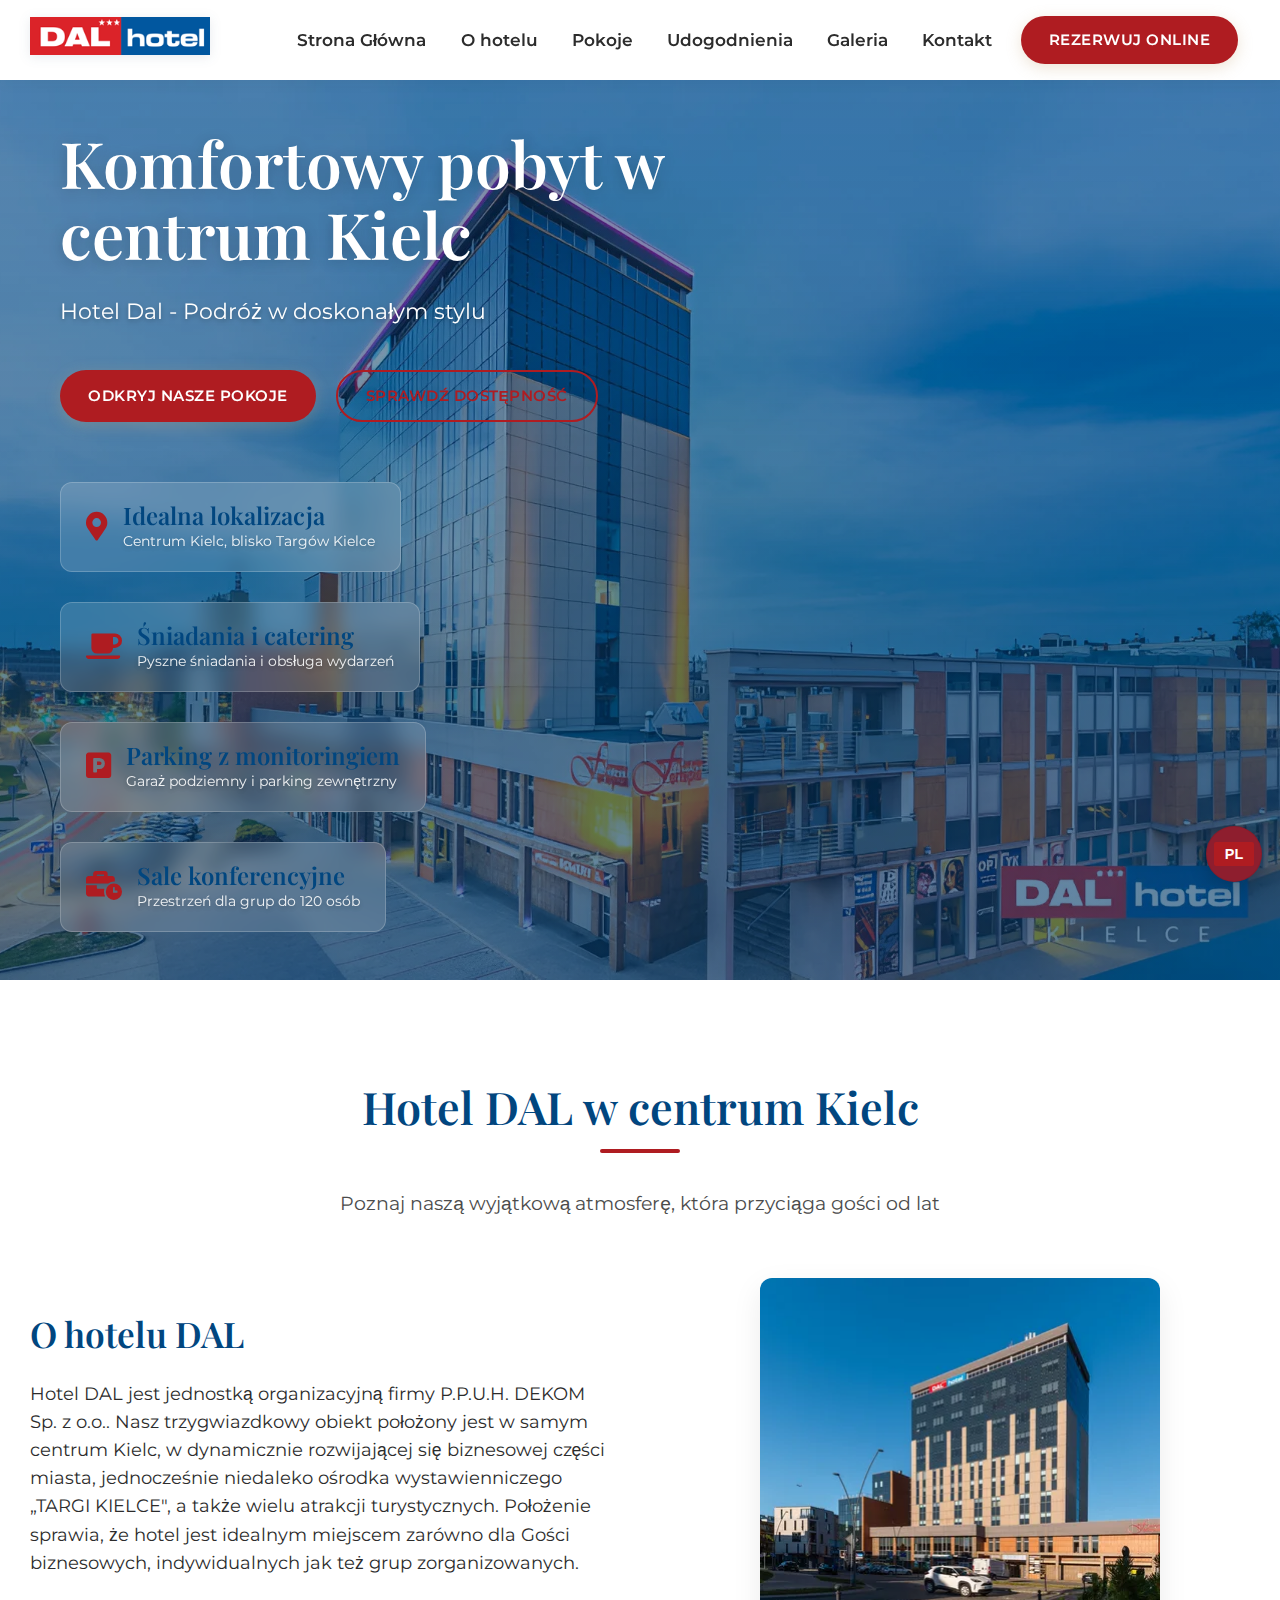
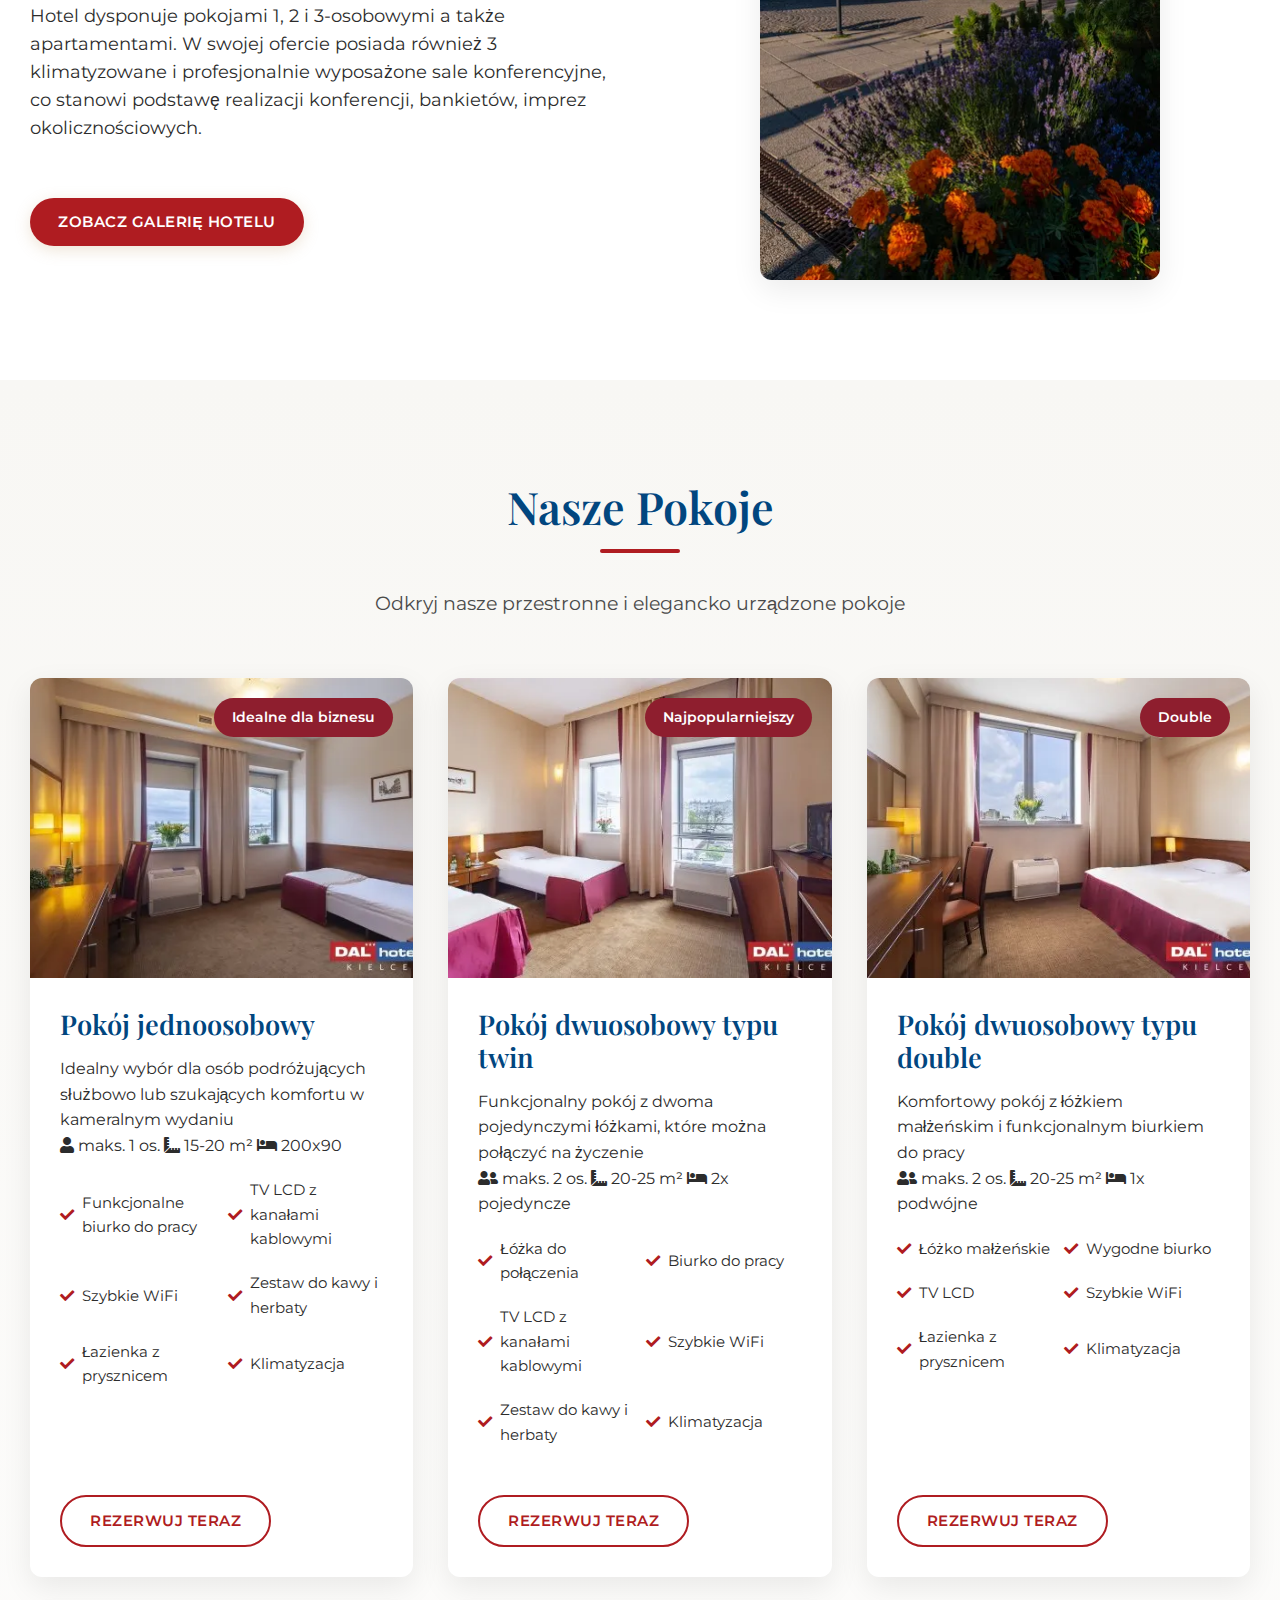
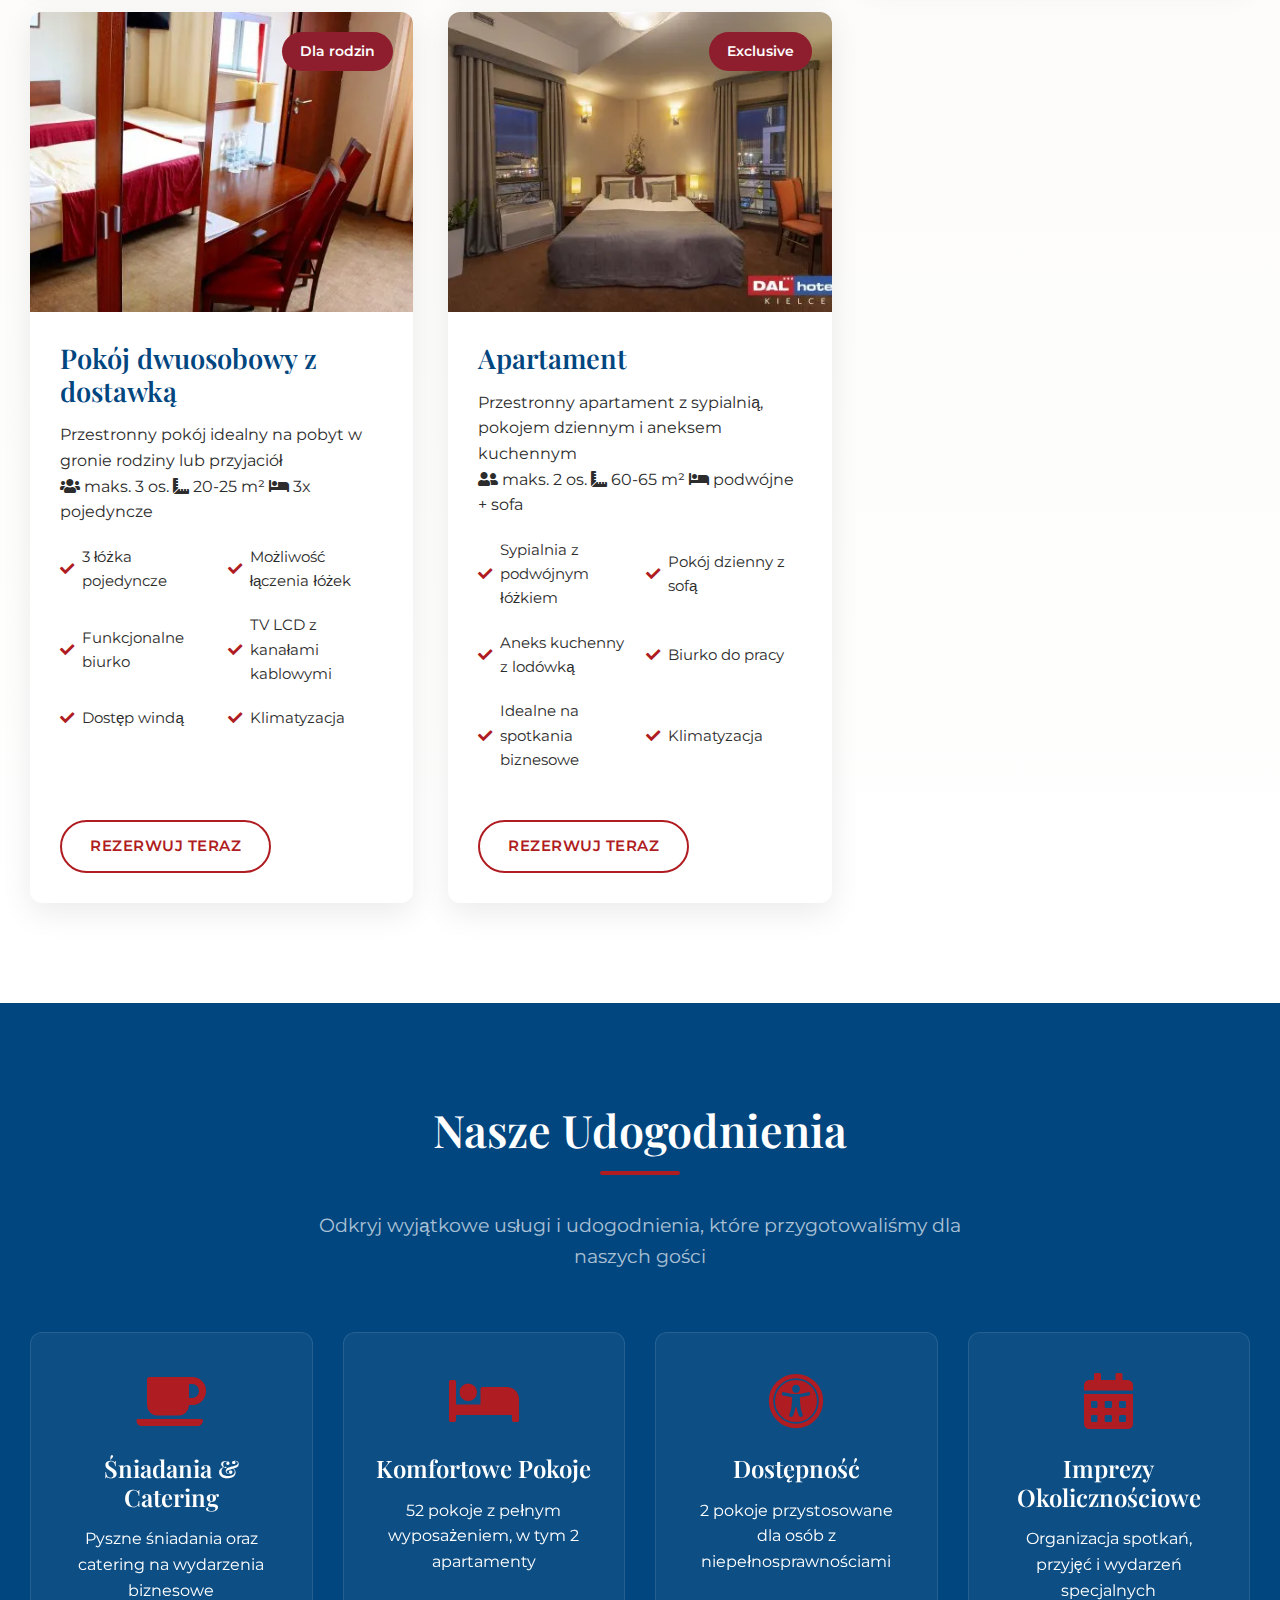
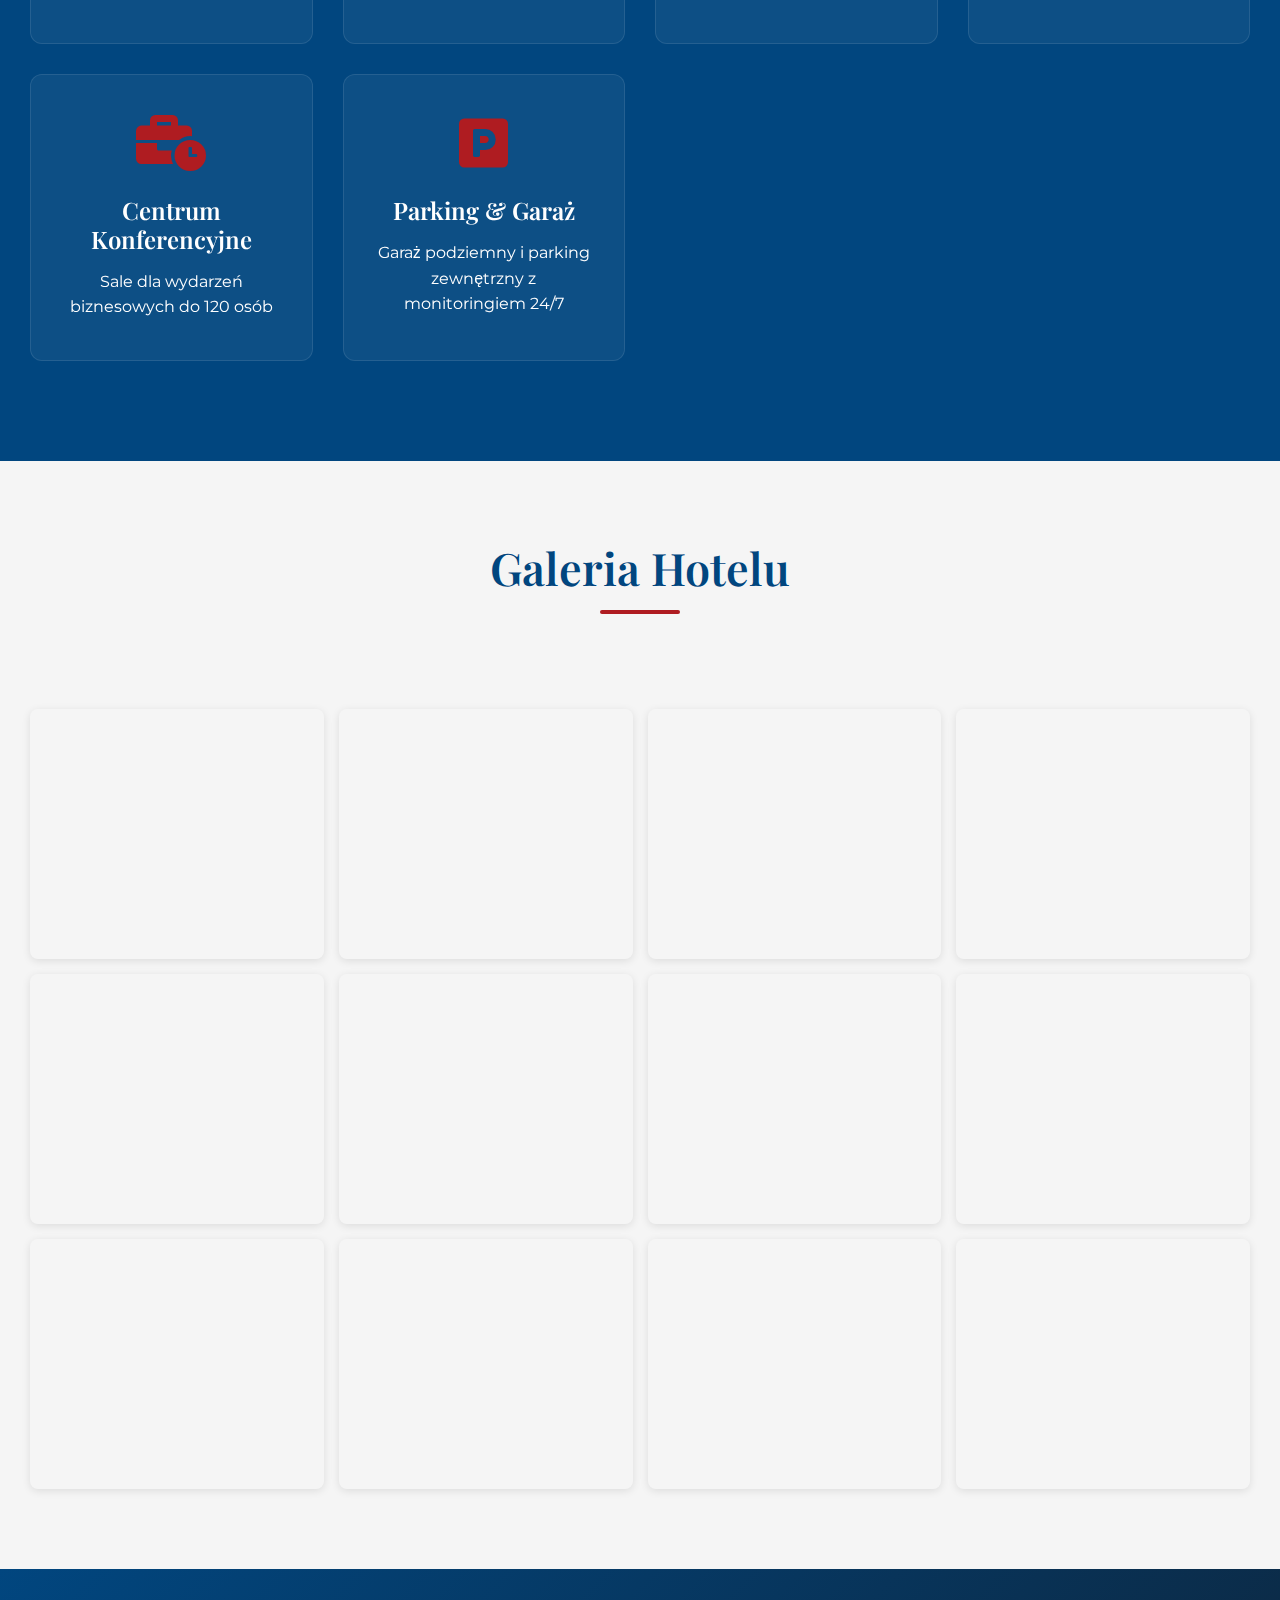
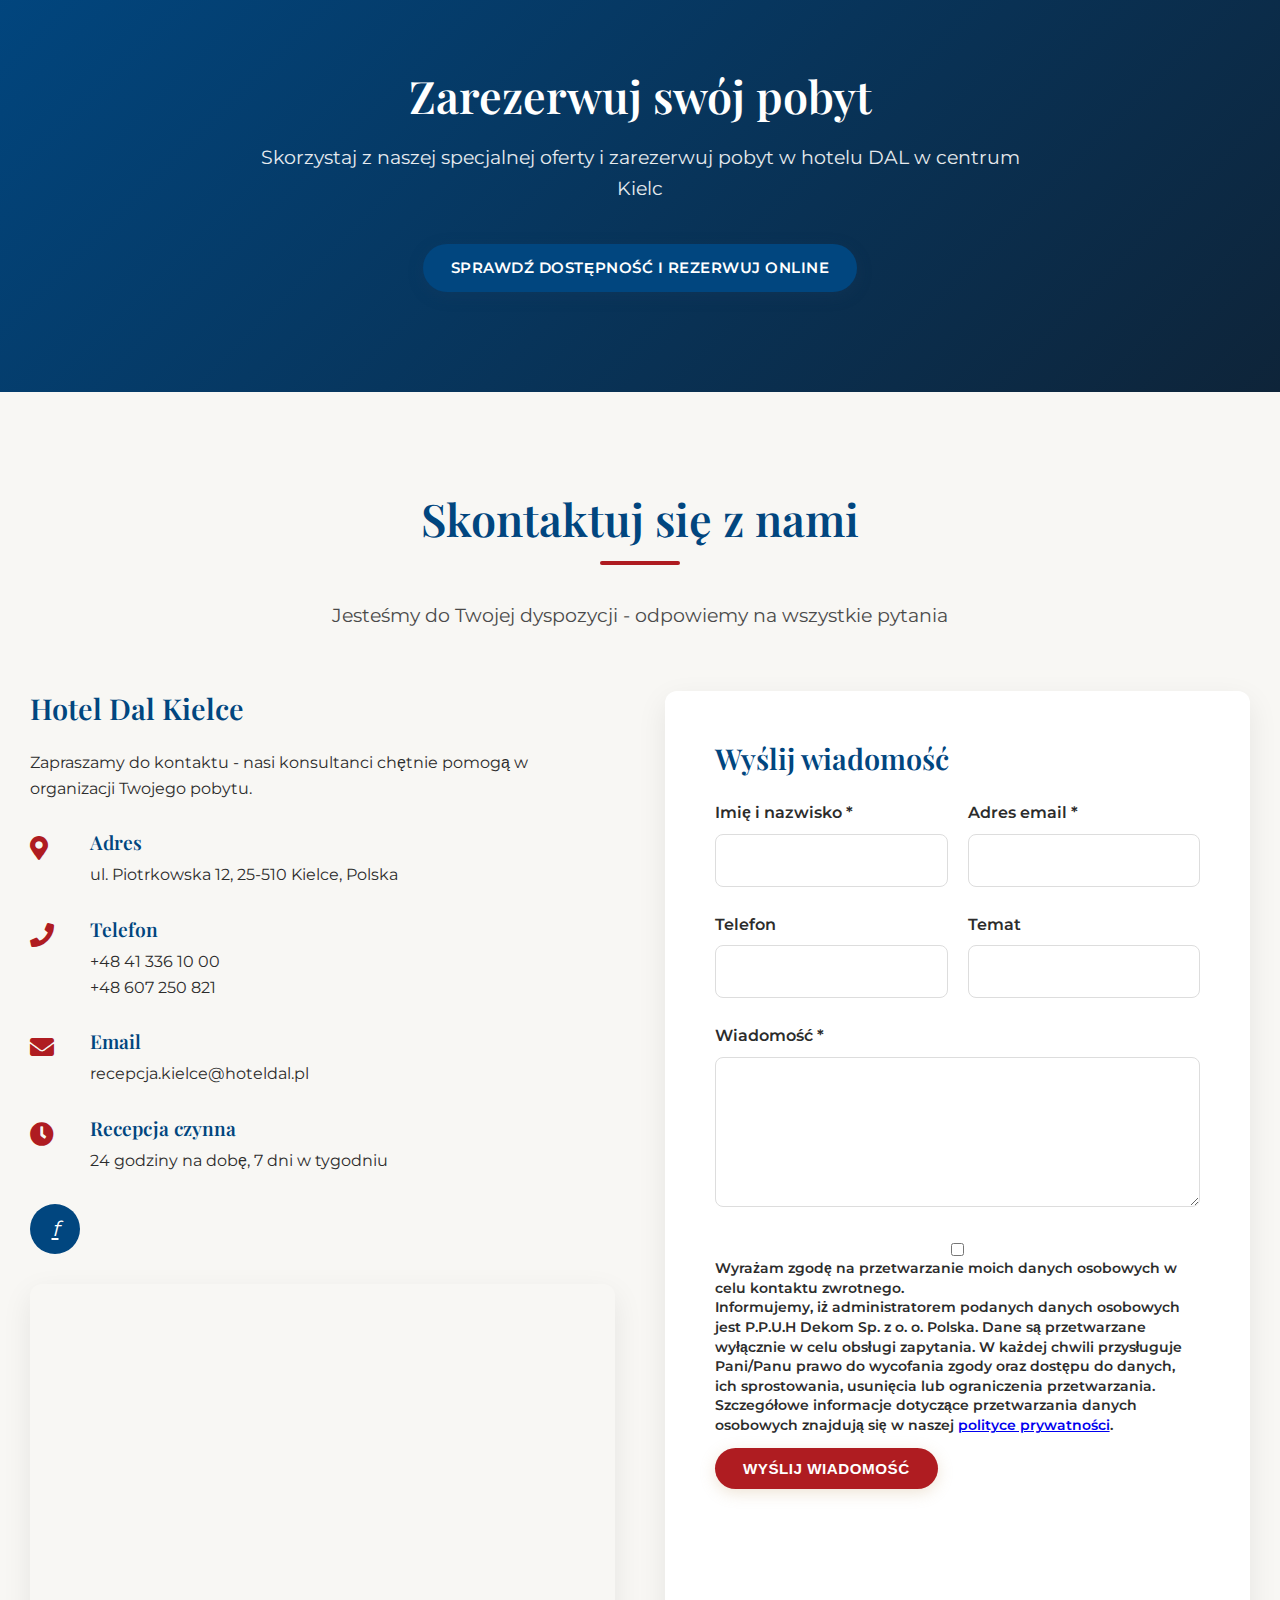
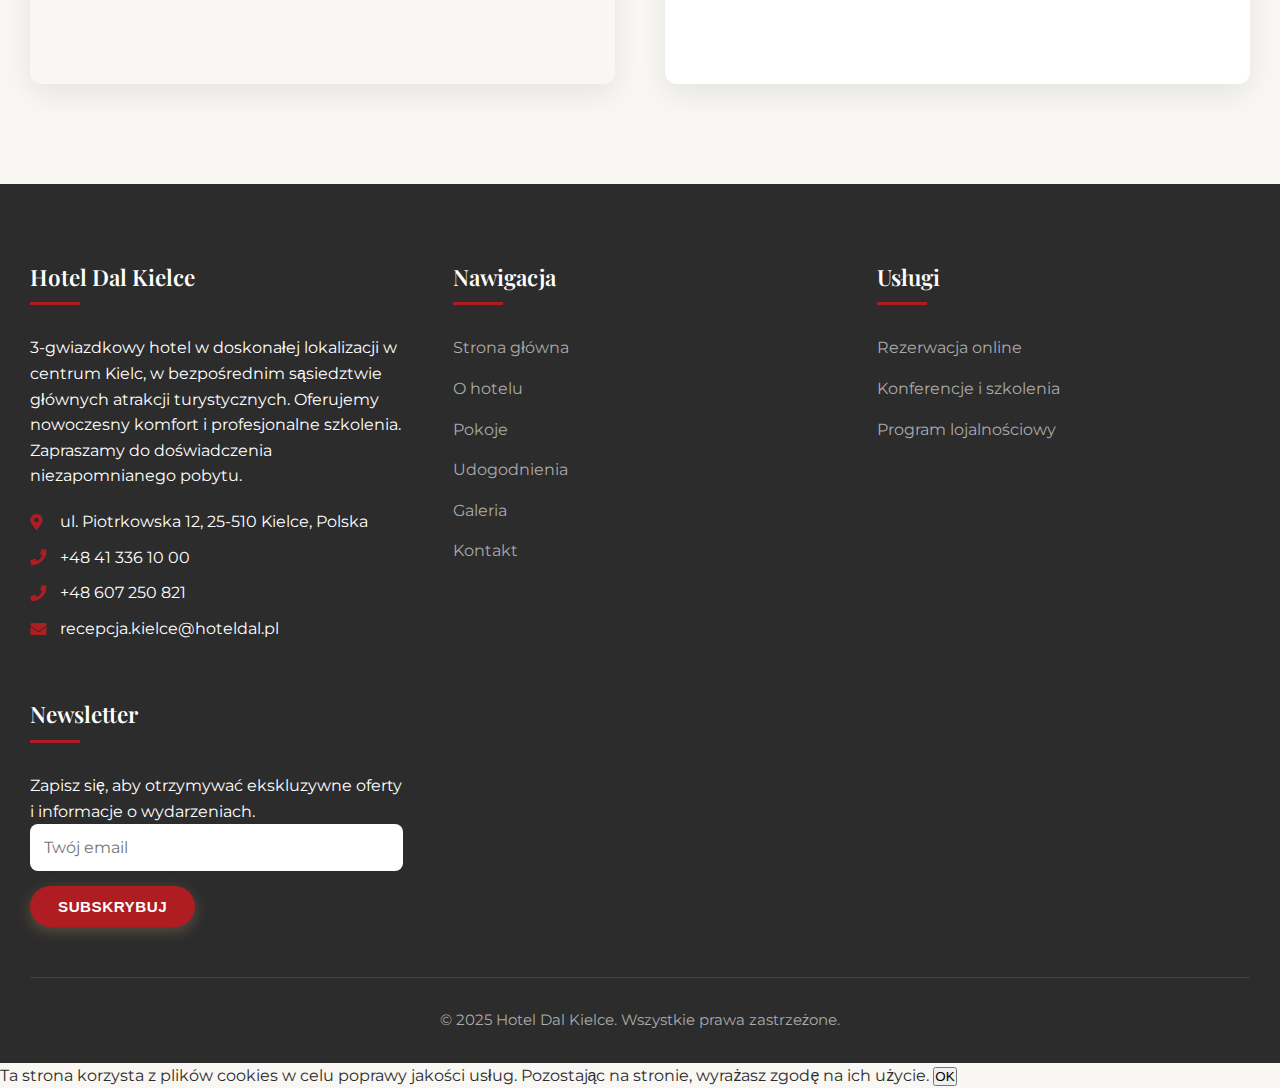
<file: test.html>
<!DOCTYPE html>
<html lang="pl">
<head>
    <meta charset="UTF-8">
    <meta name="viewport" content="width=device-width, initial-scale=1.0">
    <title>Hotel DAL Kielce - 3-gwiazdkowy hotel w centrum Kielc</title>
    <meta name="description" content="Hotel DAL w Kielcach - komfortowy 3-gwiazdkowy hotel w centrum miasta. 52 pokoje, sale konferencyjne, parking z monitoringiem. Blisko Targów Kielce. Rezerwuj online!">
    <meta name="keywords" content="hotel Kielce, noclegi Kielce, hotel centrum Kielce, Targi Kielce hotel, hotel biznesowy Kielce, sale konferencyjne Kielce">
    <meta name="robots" content="index, follow">
    <meta name="author" content="Hotel DAL Kielce">
    
    <!-- Open Graph / Facebook -->
    <meta property="og:type" content="website">
    <meta property="og:url" content="https://www.hoteldal.pl/">
    <meta property="og:title" content="Hotel DAL Kielce - 3-gwiazdkowy hotel w centrum Kielc">
    <meta property="og:description" content="Komfortowy pobyt w centrum Kielc. 52 pokoje, sale konferencyjne do 120 osób, parking z monitoringiem. Idealny dla biznesu i turystyki.">
    <meta property="og:image" content="https://www.hoteldal.pl/img/hotel-dal-kielce-og.jpg">
    <!-- Structured Data -->
    <script type="application/ld+json">
    {
        "@context": "https://schema.org",
        "@type": "Hotel",
        "name": "Hotel DAL",
        "description": "3-gwiazdkowy hotel w centrum Kielc z salami konferencyjnymi i parkingiem",
        "starRating": {
            "@type": "Rating",
            "ratingValue": "3"
        },
        "address": {
            "@type": "PostalAddress",
            "streetAddress": "ul. Piotrkowska 12",
            "addressLocality": "Kielce",
            "postalCode": "25-501",
            "addressCountry": "PL"
        },
        "telephone": "+48413361000",
        "email": "recepcja.kielce@hoteldal.pl",
        "url": "https://www.hoteldal.pl",
        "amenityFeature": [
            {
                "@type": "LocationFeatureSpecification",
                "name": "Parking",
                "value": true
            },
            {
                "@type": "LocationFeatureSpecification", 
                "name": "Conference Room",
                "value": true
            },
            {
                "@type": "LocationFeatureSpecification",
                "name": "WiFi",
                "value": true
            }
        ]
    }
    </script>
    
    <link rel="canonical" href="https://www.hoteldal.pl/">
    <style>
    /* Critical (above-the-fold) styles: header + hero */
    html,body{height:100%;margin:0;padding:0}
    header{width:100%}
    .hero{position:relative;min-height:520px;display:flex;align-items:center;justify-content:center;overflow:hidden}
    .hero-image{position:absolute;inset:0;width:100%;height:100%;background-size:cover;background-position:center;background-repeat:no-repeat;z-index:0;transform:translateZ(0)}
    .hero::after{content:'';position:absolute;inset:0;background:rgba(0,0,0,0.22);z-index:1;pointer-events:none}
    .hero-content{position:relative;z-index:2;color:#fff}
    @media (max-width:768px){.hero{min-height:360px}}
    </style>
    <link rel="stylesheet" href="css/webfonts/fonts.css">
    <link rel="stylesheet" href="css/webfonts/all.min.css">
    <link rel="stylesheet" href="css/style.css">
    <!-- Preload critical assets to speed up first and repeat views -->
    <link rel="preload" as="image" href="img/hero/bg01.webp">
    <link rel="preload" href="css/webfonts/montserrat-v30-latin-regular.woff2" as="font" type="font/woff2" crossorigin>
    <link rel="preload" href="css/webfonts/montserrat-v30-latin-600.woff2" as="font" type="font/woff2" crossorigin>
    <link rel="preload" href="css/webfonts/fa-solid-900.woff2" as="font" type="font/woff2" crossorigin>
    <link rel="preload" href="css/webfonts/PlayfairDisplay-Regular.ttf" as="font" type="font/ttf" crossorigin>
</head>
<body>
    <!-- Header -->
    <header>
        <div class="container">
            <nav class="navbar">
                <div class="logo">
                    <img src="img/logo/logo.webp" alt="Hotel Dal Logo" width="180" height="38">
                </div>
                
                <ul class="nav-menu">
                    <li class="nav-item"><a href="#" class="nav-link active">Strona Główna</a></li>
                    <li class="nav-item"><a href="#about" class="nav-link">O hotelu</a></li>
                    <li class="nav-item"><a href="#rooms" class="nav-link">Pokoje</a></li>
                    <li class="nav-item"><a href="#facilities" class="nav-link">Udogodnienia</a></li>
                    <li class="nav-item"><a href="#gallery" class="nav-link">Galeria</a></li>
                    <li class="nav-item"><a href="#contact" class="nav-link">Kontakt</a></li>
                    <li class="nav-item"><a href="#booking" class="btn">Rezerwuj online</a></li>
                </ul>
                
                <div class="hamburger">
                    <i class="fas fa-bars"></i>
                </div>
            </nav>
        </div>
    </header>

    <!-- Hero Section -->
    <section class="hero" id="home">
        <!-- Replaced Swiper slider with a single static hero image -->
        <div class="hero-image" style="background-image: url('img/hero/bg01.webp');" aria-hidden="true"></div>

        <div class="container">
            <div class="hero-content">
                <h1>Komfortowy pobyt w centrum Kielc</h1>
                <p>Hotel Dal - Podróż w doskonałym stylu</p>
                
                <div class="hero-btns">
                    <a href="#rooms" class="btn">Odkryj nasze pokoje</a>
                    <a href="#booking" class="btn btn-outline">Sprawdź dostępność</a>
                </div>
                
                
<div class="hero-features">
    <div class="feature-box">
        <i class="fas fa-map-marker-alt"></i>
        <div class="feature-text">
            <h2>Idealna lokalizacja</h2>
            <p>Centrum Kielc, blisko Targów Kielce</p>
        </div>
    </div>
    <div class="feature-box">
        <i class="fas fa-coffee"></i>
        <div class="feature-text">
            <h2>Śniadania i catering</h2>
            <p>Pyszne śniadania i obsługa wydarzeń</p>
        </div>
    </div>
    <div class="feature-box">
        <i class="fas fa-parking"></i>
        <div class="feature-text">
            <h2>Parking z monitoringiem</h2>
            <p>Garaż podziemny i parking zewnętrzny</p>
        </div>
    </div>
    <div class="feature-box">
        <i class="fas fa-business-time"></i>
        <div class="feature-text">
            <h2>Sale konferencyjne</h2>
            <p>Przestrzeń dla grup do 120 osób</p>
        </div>
    </div>
</div>
                </div>
            </div>
        </div>
    </section>

    <!-- About Section -->
    <section class="about section" id="about">
        <div class="container">
            <div class="section-title">
                <h2>Hotel DAL w centrum Kielc</h2>
                <p>Poznaj naszą wyjątkową atmosferę, która przyciąga gości od lat</p>
            </div>
            
            <div class="about-content">
                <div class="about-text">
                    <h3>O hotelu DAL</h3>
                    <p>Hotel DAL jest jednostką organizacyjną firmy P.P.U.H. DEKOM Sp. z o.o.. Nasz trzygwiazdkowy obiekt położony jest w samym centrum Kielc, w dynamicznie rozwijającej się biznesowej części miasta, jednocześnie niedaleko ośrodka wystawienniczego „TARGI KIELCE", a także wielu atrakcji turystycznych. Położenie sprawia, że hotel jest idealnym miejscem zarówno dla Gości biznesowych, indywidualnych jak też grup zorganizowanych.</p>
                    <p>Hotel dysponuje pokojami 1, 2 i 3-osobowymi a także apartamentami. W swojej ofercie posiada również 3 klimatyzowane i profesjonalnie wyposażone sale konferencyjne, co stanowi podstawę realizacji konferencji, bankietów, imprez okolicznościowych.</p>
                    <a href="#gallery" class="btn" style="margin-top: 30px;">Zobacz galerię hotelu</a>
                </div>
                
                <div class="about-image">
                    <img src="img/hero/DalHotel17.webp" alt="Hotel Dal Kielce - hol główny" width="400" height="600" loading="lazy">
                </div>
            </div>
        </div>
    </section>

    <!-- Rooms Section -->
    <section class="rooms section" id="rooms">
        <div class="container">
            <div class="section-title">
                <h2>Nasze Pokoje</h2>
                <p>Odkryj nasze przestronne i elegancko urządzone pokoje</p>
            </div>
            
            
            <div class="rooms-grid">
                <div class="room-card">
                    <div class="room-badge">Idealne dla biznesu</div>
                    <div class="room-image">
                        <img src="img/rooms/pokoj_jednoosobowy.webp" alt="Pokój jednoosobowy">
                    </div>
                    <div class="room-content">
                        <h3>Pokój jednoosobowy</h3>
                        <p>Idealny wybór dla osób podróżujących służbowo lub szukających komfortu w kameralnym wydaniu</p>
                        <div class="room-info">
                            <span><i class="fas fa-user"></i> maks. 1 os.</span>
                            <span><i class="fas fa-ruler-combined"></i> 15-20 m²</span>
                            <span><i class="fas fa-bed"></i> 200x90</span>
                        </div>
                        <ul class="room-features">
                            <li><i class="fas fa-check"></i> Funkcjonalne biurko do pracy</li>
                            <li><i class="fas fa-check"></i> TV LCD z kanałami kablowymi</li>
                            <li><i class="fas fa-check"></i> Szybkie WiFi</li>
                            <li><i class="fas fa-check"></i> Zestaw do kawy i herbaty</li>
                            <li><i class="fas fa-check"></i> Łazienka z prysznicem</li>
                            <li><i class="fas fa-check"></i> Klimatyzacja</li>
                        </ul>
                        <div class="room-footer">
                            <a href="#booking" class="btn btn-outline">Rezerwuj teraz</a>
                        </div>
                    </div>
                </div>
                
                <div class="room-card">
                    <div class="room-badge">Najpopularniejszy</div>
                    <div class="room-image">
                        <img src="img/rooms/pokoj_dwuosobowy.webp" alt="Pokój dwuosobowy twin">
                    </div>
                    <div class="room-content">
                        <h3>Pokój dwuosobowy typu twin</h3>
                        <p>Funkcjonalny pokój z dwoma pojedynczymi łóżkami, które można połączyć na życzenie</p>
                        <div class="room-info">
                            <span><i class="fas fa-user-friends"></i> maks. 2 os.</span>
                            <span><i class="fas fa-ruler-combined"></i> 20-25 m²</span>
                            <span><i class="fas fa-bed"></i> 2x pojedyncze</span>
                        </div>
                        <ul class="room-features">
                            <li><i class="fas fa-check"></i> Łóżka do połączenia</li>
                            <li><i class="fas fa-check"></i> Biurko do pracy</li>
                            <li><i class="fas fa-check"></i> TV LCD z kanałami kablowymi</li>
                            <li><i class="fas fa-check"></i> Szybkie WiFi</li>
                            <li><i class="fas fa-check"></i> Zestaw do kawy i herbaty</li>
                            <li><i class="fas fa-check"></i> Klimatyzacja</li>
                        </ul>
                        <div class="room-footer">
                            <a href="#booking" class="btn btn-outline">Rezerwuj teraz</a>
                        </div>
                    </div>
                </div>
                
                <div class="room-card">
                    <div class="room-badge">Double</div>
                    <div class="room-image">
                        <img src="img/rooms/pokoj_2_os_double.webp" alt="Pokój dwuosobowy double">
                    </div>
                    <div class="room-content">
                        <h3>Pokój dwuosobowy typu double</h3>
                        <p>Komfortowy pokój z łóżkiem małżeńskim i funkcjonalnym biurkiem do pracy</p>
                        <div class="room-info">
                            <span><i class="fas fa-user-friends"></i> maks. 2 os.</span>
                            <span><i class="fas fa-ruler-combined"></i> 20-25 m²</span>
                            <span><i class="fas fa-bed"></i> 1x podwójne</span>
                        </div>
                        <ul class="room-features">
                            <li><i class="fas fa-check"></i> Łóżko małżeńskie</li>
                            <li><i class="fas fa-check"></i> Wygodne biurko</li>
                            <li><i class="fas fa-check"></i> TV LCD</li>
                            <li><i class="fas fa-check"></i> Szybkie WiFi</li>
                            <li><i class="fas fa-check"></i> Łazienka z prysznicem</li>
                            <li><i class="fas fa-check"></i> Klimatyzacja</li>
                        </ul>
                        <div class="room-footer">
                            <a href="#booking" class="btn btn-outline">Rezerwuj teraz</a>
                        </div>
                    </div>
                </div>
                
                <div class="room-card">
                    <div class="room-badge">Dla rodzin</div>
                    <div class="room-image">
                        <img src="img/rooms/pokoj_dwuosobowy_dostawka.webp" alt="Pokój z dostawką">
                    </div>
                    <div class="room-content">
                        <h3>Pokój dwuosobowy z dostawką</h3>
                        <p>Przestronny pokój idealny na pobyt w gronie rodziny lub przyjaciół</p>
                        <div class="room-info">
                            <span><i class="fas fa-users"></i> maks. 3 os.</span>
                            <span><i class="fas fa-ruler-combined"></i> 20-25 m²</span>
                            <span><i class="fas fa-bed"></i> 3x pojedyncze</span>
                        </div>
                        <ul class="room-features">
                            <li><i class="fas fa-check"></i> 3 łóżka pojedyncze</li>
                            <li><i class="fas fa-check"></i> Możliwość łączenia łóżek</li>
                            <li><i class="fas fa-check"></i> Funkcjonalne biurko</li>
                            <li><i class="fas fa-check"></i> TV LCD z kanałami kablowymi</li>
                            <li><i class="fas fa-check"></i> Dostęp windą</li>
                            <li><i class="fas fa-check"></i> Klimatyzacja</li>
                        </ul>
                        <div class="room-footer">
                            <a href="#booking" class="btn btn-outline">Rezerwuj teraz</a>
                        </div>
                    </div>
                </div>
                
                <div class="room-card">
                    <div class="room-badge">Exclusive</div>
                    <div class="room-image">
                        <img src="img/rooms/apartament.webp" alt="Apartament">
                    </div>
                    <div class="room-content">
                        <h3>Apartament</h3>
                        <p>Przestronny apartament z sypialnią, pokojem dziennym i aneksem kuchennym</p>
                        <div class="room-info">
                            <span><i class="fas fa-user-friends"></i> maks. 2 os.</span>
                            <span><i class="fas fa-ruler-combined"></i> 60-65 m²</span>
                            <span><i class="fas fa-bed"></i> podwójne + sofa</span>
                        </div>
                        <ul class="room-features">
                            <li><i class="fas fa-check"></i> Sypialnia z podwójnym łóżkiem</li>
                            <li><i class="fas fa-check"></i> Pokój dzienny z sofą</li>
                            <li><i class="fas fa-check"></i> Aneks kuchenny z lodówką</li>
                            <li><i class="fas fa-check"></i> Biurko do pracy</li>
                            <li><i class="fas fa-check"></i> Idealne na spotkania biznesowe</li>
                            <li><i class="fas fa-check"></i> Klimatyzacja</li>
                        </ul>
                        <div class="room-footer">
                            <a href="#booking" class="btn btn-outline">Rezerwuj teraz</a>
                        </div>
                    </div>
                </div>
            </div>
        </div>
    </section>

    <!-- Facilities Section -->
    <section class="facilities section" id="facilities">
        <div class="container">
            <div class="section-title">
                <h2>Nasze Udogodnienia</h2>
                <p>Odkryj wyjątkowe usługi i udogodnienia, które przygotowaliśmy dla naszych gości</p>
            </div>
            
           <div class="facilities-grid">
    <div class="facility-card">
        <i class="fas fa-coffee"></i>
        <h3>Śniadania & Catering</h3>
        <p>Pyszne śniadania oraz catering na wydarzenia biznesowe</p>
    </div>
    
    <div class="facility-card">
        <i class="fas fa-bed"></i>
        <h3>Komfortowe Pokoje</h3>
        <p>52 pokoje z pełnym wyposażeniem, w tym 2 apartamenty</p>
    </div>
    
    <div class="facility-card">
        <i class="fas fa-universal-access"></i>
        <h3>Dostępność</h3>
        <p>2 pokoje przystosowane dla osób z niepełnosprawnościami</p>
    </div>
    
    <div class="facility-card">
        <i class="fas fa-calendar-alt"></i>
        <h3>Imprezy Okolicznościowe</h3>
        <p>Organizacja spotkań, przyjęć i wydarzeń specjalnych</p>
    </div>
    
    <div class="facility-card">
        <i class="fas fa-business-time"></i>
        <h3>Centrum Konferencyjne</h3>
        <p>Sale dla wydarzeń biznesowych do 120 osób</p>
    </div>
    
    <div class="facility-card">
        <i class="fas fa-parking"></i>
        <h3>Parking & Garaż</h3>
        <p>Garaż podziemny i parking zewnętrzny z monitoringiem 24/7</p>
    </div>
</div>
        </div>
    </section>

    <!-- Gallery Section -->
<section class="gallery section" id="gallery">
    <div class="container">
        <div class="section-title">
            <h2>Galeria Hotelu</h2>
        </div>
        
        <div class="gallery-grid">
            <div class="gallery-item">
                <a href="img/gallery/dal-kielce-11.webp" data-lightbox="gallery">
                    <img src="img/gallery/dal-kielce-11.webp" alt="Hotel-Dal-Kielce-gallery-01" width="323" height="250" loading="lazy">
                </a>
            </div>
            
            <div class="gallery-item">
                <a href="img/gallery/dal-kielce-12.webp" data-lightbox="gallery">
                    <img src="img/gallery/dal-kielce-12.webp" alt="Hotel-Dal-Kielce-gallery-02" width="323" height="250" loading="lazy">
                </a>
            </div>
            
            <div class="gallery-item">
                <a href="img/gallery/dal-kielce-13.webp" data-lightbox="gallery">
                    <img src="img/gallery/dal-kielce-13.webp" alt="Hotel-Dal-Kielce-gallery-03" width="323" height="250" loading="lazy">
                </a>
            </div>
            
            <div class="gallery-item">
                <a href="img/gallery/dal-kielce-14.webp" data-lightbox="gallery">
                    <img src="img/gallery/dal-kielce-14.webp" alt="Hotel-Dal-Kielce-gallery-04" width="323" height="250" loading="lazy">
                </a>
            </div>
            
            <div class="gallery-item">
                <a href="img/gallery/dal-kielce-15.webp" data-lightbox="gallery">
                    <img src="img/gallery/dal-kielce-15.webp" alt="Hotel-Dal-Kielce-gallery-05" width="323" height="250" loading="lazy">
                </a>
            </div>
            
            <div class="gallery-item">
                <a href="img/gallery/dal-kielce-16.webp" data-lightbox="gallery">
                    <img src="img/gallery/dal-kielce-16.webp" alt="Hotel-Dal-Kielce-gallery-06" width="323" height="250" loading="lazy">
                </a>
            </div>
            
            <div class="gallery-item">
                <a href="img/gallery/dal-kielce-25.webp" data-lightbox="gallery">
                    <img src="img/gallery/dal-kielce-25.webp" alt="Hotel-Dal-Kielce-gallery-07" width="323" height="250" loading="lazy">
                </a>
            </div>
            
            <div class="gallery-item">
                <a href="img/gallery/dal-kielce-18.webp" data-lightbox="gallery">
                    <img src="img/gallery/dal-kielce-18.webp" alt="Hotel-Dal-Kielce-gallery-08" width="323" height="250" loading="lazy">
                </a>
            </div>
            
            <div class="gallery-item">
                <a href="img/gallery/dal-kielce-19.webp" data-lightbox="gallery">
                    <img src="img/gallery/dal-kielce-19.webp" alt="Hotel-Dal-Kielce-gallery-09" width="323" height="250" loading="lazy">
                </a>
            </div>
            
            <div class="gallery-item">
                <a href="img/gallery/dal-kielce-20.webp" data-lightbox="gallery">
                    <img src="img/gallery/dal-kielce-20.webp" alt="Hotel-Dal-Kielce-gallery-10" width="323" height="250" loading="lazy">
                </a>
            </div>
            
            <div class="gallery-item">
                <a href="img/gallery/dal-kielce-21.webp" data-lightbox="gallery">
                    <img src="img/gallery/dal-kielce-21.webp" alt="Hotel-Dal-Kielce-gallery-11" width="323" height="250" loading="lazy">
                </a>
            </div>
            
            <div class="gallery-item">
                <a href="img/gallery/dal-kielce-22.webp" data-lightbox="gallery">
                    <img src="img/gallery/dal-kielce-22.webp" alt="Hotel-Dal-Kielce-gallery-12" width="323" height="250" loading="lazy">
                </a>
            </div>
        </div>
    </div>
</section>

    <!-- Booking Section -->
    <section class="booking section" id="booking">
        <div class="container">
            <div class="booking-content">
                <h2>Zarezerwuj swój pobyt</h2>
                <p>Skorzystaj z naszej specjalnej oferty i zarezerwuj pobyt w hotelu DAL w centrum Kielc</p>
                <a href="https://www.hoteldal.pl/pokoje" class="btn btn-primary">Sprawdź dostępność i rezerwuj online</a>
            </div>
        </div>
    </section>

    <!-- Contact Section -->
    <section class="contact section" id="contact">
        <div class="container">
            <div class="section-title">
                <h2>Skontaktuj się z nami</h2>
                <p>Jesteśmy do Twojej dyspozycji - odpowiemy na wszystkie pytania</p>
            </div>
            
            <div class="contact-content">
                <div class="contact-info">
                    <h3>Hotel Dal Kielce</h3>
                    <p>Zapraszamy do kontaktu - nasi konsultanci chętnie pomogą w organizacji Twojego pobytu.</p>
                    
                    <div class="contact-details">
                        <div class="contact-item">
                            <i class="fas fa-map-marker-alt"></i>
                            <div class="contact-text">
                                <h4>Adres</h4>
                                <p>ul. Piotrkowska 12, 25-510 Kielce, Polska</p>
                            </div>
                        </div>
                        
                        <div class="contact-item">
                            <i class="fas fa-phone"></i>
                            <div class="contact-text">
                                <h4>Telefon</h4>
                                <p>+48 41 336 10 00</p>
                                <p>+48 607 250 821</p>
                            </div>
                        </div>
                        
                        <div class="contact-item">
                            <i class="fas fa-envelope"></i>
                            <div class="contact-text">
                                <h4>Email</h4>
                                <p>recepcja.kielce@hoteldal.pl</p>
                            </div>
                        </div>
                        
                        <div class="contact-item">
                            <i class="fas fa-clock"></i>
                            <div class="contact-text">
                                <h4>Recepcja czynna</h4>
                                <p>24 godziny na dobę, 7 dni w tygodniu</p>
                            </div>
                        </div>
                    </div>
                    
                    <div class="social-links">
                        <a href="https://www.facebook.com/DalKielce/?locale=pl_PL"><i>f</i></a>
                    </div>
                    
                    <div class="map-container">
<iframe title="Lokalizacja Hotelu Dal-Kielce" src="https://www.google.com/maps/embed?pb=!1m18!1m12!1m3!1d2517.721147149352!2d20.626756376886426!3d50.87336197167607!2m3!1f0!2f0!3f0!3m2!1i1024!2i768!4f13.1!3m3!1m2!1s0x471827ecbc7f1413%3A0x2f1da25d823bb9ac!2sHotel%20Dal!5e0!3m2!1spl!2spl!4v1755590045068!5m2!1spl!2spl" width="100%" height="100%" style="border:0;" allowfullscreen="" loading="lazy" referrerpolicy="no-referrer-when-downgrade"></iframe>                    </div>
                </div>
                
                <div class="contact-form">
                    <h3>Wyślij wiadomość</h3>
                    <form id="contactForm" novalidate>
                        <div class="form-row">
                            <div class="form-group">
                                <label for="name">Imię i nazwisko *</label>
                                <input type="text" id="name" required>
                            </div>
                            <div class="form-group">
                                <label for="email">Adres email *</label>
                                <input type="email" id="email" required>
                            </div>
                        </div>
                        
                        <div class="form-row">
                            <div class="form-group">
                                <label for="phone">Telefon</label>
                                <input type="tel" id="phone">
                            </div>
                            <div class="form-group">
                                <label for="subject">Temat</label>
                                <input type="text" id="subject">
                            </div>
                        </div>
                        
                        <div class="form-group">
                            <label for="message">Wiadomość *</label>
                            <textarea id="message" required></textarea>
                        </div>
                        
                        <div class="form-group" style="margin: 12px 0;">
                            <label for="gdpr" style="font-size: 14px; line-height:1.4;">
                                <input type="checkbox" id="gdpr" name="gdpr" required style="margin-right:8px; vertical-align:middle;">
                                Wyrażam zgodę na przetwarzanie moich danych osobowych w celu kontaktu zwrotnego.
                                <br>
                                Informujemy, iż administratorem podanych danych osobowych jest P.P.U.H Dekom Sp. z o. o. Polska. Dane są przetwarzane wyłącznie w celu obsługi zapytania. W każdej chwili przysługuje Pani/Panu prawo do wycofania zgody oraz dostępu do danych, ich sprostowania, usunięcia lub ograniczenia przetwarzania. Szczegółowe informacje dotyczące przetwarzania danych osobowych znajdują się w naszej <a href="https://www.hoteldal.pl/prywatnosc" target="_blank" rel="noopener">polityce prywatności</a>.
                            </label>
                        </div>

                        <button type="submit" class="btn">Wyślij wiadomość</button>
                    </form>
                </div>
            </div>
        </div>
    </section>

    <!-- Footer -->
    <footer>
        <div class="container">
            <div class="footer-content">
                <div class="footer-col">
                    <h4>Hotel Dal Kielce</h4>
 <p>3-gwiazdkowy hotel w doskonałej lokalizacji w centrum Kielc, w bezpośrednim sąsiedztwie głównych atrakcji turystycznych. Oferujemy nowoczesny komfort i profesjonalne szkolenia. Zapraszamy do doświadczenia niezapomnianego pobytu.</p>                    
                    <div class="contact-info-footer">
                        <p><i class="fas fa-map-marker-alt"></i> ul. Piotrkowska 12, 25-510 Kielce, Polska</p>
                        <p><i class="fas fa-phone"></i> +48 41 336 10 00</p>
                        <p><i class="fas fa-phone"></i> +48 607 250 821</p>
                        <p><i class="fas fa-envelope"></i> recepcja.kielce@hoteldal.pl</p>
                    </div>
                </div>
                
                <div class="footer-col">
                    <h4>Nawigacja</h4>
                    <ul class="footer-links">
                        <li><a href="#home">Strona główna</a></li>
                        <li><a href="#about">O hotelu</a></li>
                        <li><a href="#rooms">Pokoje</a></li>
                        <li><a href="#facilities">Udogodnienia</a></li>
                        <li><a href="#gallery">Galeria</a></li>
                        <li><a href="#contact">Kontakt</a></li>
                    </ul>
                </div>
                
                <div class="footer-col">
                    <h4>Usługi</h4>
                    <ul class="footer-links">
                        <li><a href="#">Rezerwacja online</a></li>
                        <li><a href="#">Konferencje i szkolenia</a></li>
                        <li><a href="#">Program lojalnościowy</a></li>
                    </ul>
                </div>
                
                <div class="footer-col">
                    <h4>Newsletter</h4>
                    <p>Zapisz się, aby otrzymywać ekskluzywne oferty i informacje o wydarzeniach.</p>
                    <form>
                        <div class="form-group" style="margin-bottom: 15px;">
                            <input type="email" placeholder="Twój email" required style="width: 100%; padding: 14px; border-radius: 8px; border: none;">
                        </div>
                        <button type="submit" class="btn">Subskrybuj</button>
                    </form>
                </div>
            </div>
            
            <div class="footer-bottom">
                <p>&copy; 2025 Hotel Dal Kielce. Wszystkie prawa zastrzeżone.</p>
            </div>
        </div>
    </footer>

    <!-- Swiper removed: no slider used for hero -->
    <script>
        // Mobile Navigation
        const hamburger = document.querySelector('.hamburger');
        const navMenu = document.querySelector('.nav-menu');

        hamburger.addEventListener('click', () => {
            navMenu.classList.toggle('active');
            hamburger.innerHTML = navMenu.classList.contains('active') ? 
                '<i class="fas fa-times"></i>' : '<i class="fas fa-bars"></i>';
        });

        // Close mobile menu when clicking on a link
        document.querySelectorAll('.nav-link').forEach(link => {
            link.addEventListener('click', () => {
                navMenu.classList.remove('active');
                hamburger.innerHTML = '<i class="fas fa-bars"></i>';
            });
        });

        // Sticky Header
        window.addEventListener('scroll', () => {
            const header = document.querySelector('header');
            header.classList.toggle('header-scrolled', window.scrollY > 100);
        });

    // Hero now uses a static image; Swiper slider removed.

        // Smooth scrolling for anchor links
        document.querySelectorAll('a[href^="#"]').forEach(anchor => {
            anchor.addEventListener('click', function(e) {
                e.preventDefault();
                
                const targetId = this.getAttribute('href');
                if (targetId === '#') return;
                
                const targetElement = document.querySelector(targetId);
                if (targetElement) {
                    window.scrollTo({
                        top: targetElement.offsetTop - 80,
                        behavior: 'smooth'
                    });
                }
            });
        });

        // Room tabs functionality
        const tabBtns = document.querySelectorAll('.tab-btn');
        
        tabBtns.forEach(btn => {
            btn.addEventListener('click', () => {
                tabBtns.forEach(b => b.classList.remove('active'));
                btn.classList.add('active');
            });
        });

        // Contact form GDPR consent validation
        (function() {
            const contactForm = document.getElementById('contactForm');
            if (!contactForm) return;

            contactForm.addEventListener('submit', function(e) {
                const gdpr = document.getElementById('gdpr');
                if (!gdpr || !gdpr.checked) {
                    e.preventDefault();
                    // simple accessible feedback
                    alert('Prosimy o wyrażenie zgody na przetwarzanie danych osobowych w celu kontaktu zwrotnego.');
                    gdpr.focus();
                    return false;
                }
                // allow form to submit - server-side should also validate consent
            });
        })();
    </script>
    <script src="gallery-modal.js"></script>
    <!-- Floating language switcher -->
    <div id="langMenu" class="lang-menu" role="menu" aria-hidden="true">
        <a class="lang-item" role="menuitem" href="/pl/" aria-label="polski"><span class="lang-badge">PL</span><span>polski</span></a>
        <a class="lang-item" role="menuitem" href="/en/" aria-label="english"><span class="lang-badge">EN</span><span>english</span></a>
        <a class="lang-item" role="menuitem" href="/de/" aria-label="deutsch"><span class="lang-badge">DE</span><span>deutsch</span></a>
        <a class="lang-item" role="menuitem" href="/se/" aria-label="svenska"><span class="lang-badge">SE</span><span>svenska</span></a>
        <a class="lang-item" role="menuitem" href="/it/" aria-label="italiano"><span class="lang-badge">IT</span><span>italiano</span></a>
        <a class="lang-item" role="menuitem" href="/es/" aria-label="español"><span class="lang-badge">ES</span><span>Español</span></a>
        <a class="lang-item" role="menuitem" href="/fr/" aria-label="français"><span class="lang-badge">FR</span><span>français</span></a>
        <a class="lang-item" role="menuitem" href="/cz/" aria-label="čeština"><span class="lang-badge">CZ</span><span>čeština</span></a>
        <a class="lang-item" role="menuitem" href="/sk/" aria-label="Slovenský"><span class="lang-badge">SK</span><span>Slovenský</span></a>
        <a class="lang-item" role="menuitem" href="/lt/" aria-label="Lietuvių"><span class="lang-badge">LT</span><span>Lietuvių</span></a>
        <a class="lang-item" role="menuitem" href="/lv/" aria-label="latviski"><span class="lang-badge">LV</span><span>latviski</span></a>
        <a class="lang-item" role="menuitem" href="/ro/" aria-label="Română"><span class="lang-badge">RO</span><span>Română</span></a>
        <a class="lang-item" role="menuitem" href="/hu/" aria-label="Magyar"><span class="lang-badge">HU</span><span>Magyar</span></a>
        <a class="lang-item" role="menuitem" href="/ge/" aria-label="ქართული"><span class="lang-badge">GE</span><span>ქართული</span></a>
        <a class="lang-item" role="menuitem" href="/ru/" aria-label="русский"><span class="lang-badge">RU</span><span>русский</span></a>
        <a class="lang-item" role="menuitem" href="/by/" aria-label="беларускі"><span class="lang-badge">BY</span><span>беларускі</span></a>
        <a class="lang-item" role="menuitem" href="/ua/" aria-label="українська"><span class="lang-badge">UA</span><span>українська</span></a>
        <a class="lang-item" role="menuitem" href="/kz/" aria-label="Қазақ"><span class="lang-badge">KZ</span><span>Қазақ</span></a>
        <a class="lang-item" role="menuitem" href="/dk/" aria-label="dansk"><span class="lang-badge">DK</span><span>dansk</span></a>
        <a class="lang-item" role="menuitem" href="/fi/" aria-label="Suomalainen"><span class="lang-badge">FI</span><span>Suomalainen</span></a>
        <a class="lang-item" role="menuitem" href="/ae/" aria-label="العربية"><span class="lang-badge">AE</span><span>العربية</span></a>
        <a class="lang-item" role="menuitem" href="/at/" aria-label="deutsch (AT)"><span class="lang-badge">AT</span><span>deutschAT</span></a>
        <a class="lang-item" role="menuitem" href="/nl/" aria-label="Nederlands"><span class="lang-badge">NL</span><span>Nederlands</span></a>
        <a class="lang-item" role="menuitem" href="/tr/" aria-label="Türkçe"><span class="lang-badge">TR</span><span>Türkçe</span></a>
        <a class="lang-item" role="menuitem" href="/ee/" aria-label="eesti keel"><span class="lang-badge">EE</span><span>eesti keel</span></a>
    </div>
    <button id="langSwitcher" class="lang-switcher" aria-haspopup="true" aria-expanded="false" title="Wybierz język"><span id="langSwitcherBadge" class="lang-badge">PL</span></button>

    <!-- Powiadomienie o cookies -->
    <div id="cookie-notification" aria-live="polite">
        <span>Ta strona korzysta z plików cookies w celu poprawy jakości usług. Pozostając na stronie, wyrażasz zgodę na ich użycie.</span>
        <button id="cookie-close" class="cookie-close">OK</button>
    </div>

    <script>
        // cookie notification
        document.getElementById('cookie-close').onclick = function() {
            document.getElementById('cookie-notification').style.display = 'none';
        };

        // language switcher logic (menu items are plain links)
        (function(){
            const switcher = document.getElementById('langSwitcher');
            const menu = document.getElementById('langMenu');
            function detectLangFromPath(){
                const p = location.pathname.toLowerCase();
                const mapping = {
                    '/pl': 'PL','/en':'EN','/de':'DE','/se':'SE','/it':'IT','/es':'ES','/fr':'FR','/cz':'CZ','/sk':'SK','/lt':'LT','/lv':'LV','/ro':'RO','/hu':'HU','/ge':'GE','/ru':'RU','/by':'BY','/ua':'UA','/kz':'KZ','/dk':'DK','/fi':'FI','/ae':'AE','/at':'AT','/nl':'NL','/tr':'TR','/ee':'EE'
                };
                for(const prefix in mapping){
                    if(p.startsWith(prefix)) return mapping[prefix];
                }
                return 'PL';
            }

            function updateSwitcher(){
                const code = detectLangFromPath();
                const badge = document.getElementById('langSwitcherBadge');
                if(badge) badge.textContent = code;
            }

            // initialize
            updateSwitcher();

            // toggle menu (menu contains anchors - clicking them will navigate)
            switcher.addEventListener('click', function(e){
                const open = menu.classList.toggle('open');
                menu.setAttribute('aria-hidden', open ? 'false' : 'true');
                switcher.setAttribute('aria-expanded', open ? 'true' : 'false');
                e.stopPropagation();
            });

            // close on outside click or Esc
            document.addEventListener('click', function(){
                if(menu.classList.contains('open')){
                    menu.classList.remove('open');
                    menu.setAttribute('aria-hidden','true');
                    switcher.setAttribute('aria-expanded','false');
                }
            });
            document.addEventListener('keydown', function(e){
                if(e.key === 'Escape' && menu.classList.contains('open')){
                    menu.classList.remove('open');
                    menu.setAttribute('aria-hidden','true');
                    switcher.setAttribute('aria-expanded','false');
                    switcher.focus();
                }
            });
        })();
    </script>
    </body>
    </html>
</file>
<file: css/webfonts/fonts.css>
/* Local font-face declarations for Montserrat and Playfair Display
   Files are in the same folder as this CSS file.
*/

/* Montserrat */
@font-face {
  font-family: 'Montserrat';
  font-style: normal;
  font-weight: 400;
  font-display: swap;
  src: url('montserrat-v30-latin-regular.woff2') format('woff2'),
       url('Montserrat-Regular.ttf') format('truetype');
}
@font-face {
  font-family: 'Montserrat';
  font-style: normal;
  font-weight: 500;
  font-display: swap;
  src: url('montserrat-v30-latin-500.woff2') format('woff2');
}
@font-face {
  font-family: 'Montserrat';
  font-style: normal;
  font-weight: 600;
  font-display: swap;
  src: url('montserrat-v30-latin-600.woff2') format('woff2');
}
@font-face {
  font-family: 'Montserrat';
  font-style: normal;
  font-weight: 700;
  font-display: swap;
  src: url('montserrat-v30-latin-700.woff2') format('woff2');
}

/* Playfair Display */
@font-face {
  font-family: 'Playfair Display';
  font-style: normal;
  font-weight: 400;
  /* optional reduces layout shift by allowing fallback text if font is slow */
  font-display: swap;
  src: url('PlayfairDisplay-Regular.ttf') format('truetype');
}
@font-face {
  font-family: 'Playfair Display';
  font-style: normal;
  font-weight: 500;
  font-display: swap;
  src: url('PlayfairDisplay-Medium.ttf') format('truetype');
}
@font-face {
  font-family: 'Playfair Display';
  font-style: normal;
  font-weight: 600;
  font-display: swap;
  src: url('PlayfairDisplay-SemiBold.ttf') format('truetype');
}

/* Optional: Roboto (not used by default but available locally) */
@font-face {
  font-family: 'Roboto';
  font-style: normal;
  font-weight: 400;
  font-display: swap;
  src: url('Roboto-Regular.ttf') format('truetype');
}
</file>
<file: css/style.css>
:root {
            --primary: #01467F;
            --secondary: #AF1C21;
            --accent: #8e1e2e;
            --light: #f8f7f4;
            --dark: #2c2c2c;
            --transition: all 0.4s cubic-bezier(0.165, 0.84, 0.44, 1);
            --shadow: 0 10px 30px rgba(0, 0, 0, 0.08);
            --radius: 12px;
        }

        * {
            margin: 0;
            padding: 0;
            box-sizing: border-box;
        }

        body {
            font-family: 'Montserrat', sans-serif;
            line-height: 1.6;
            color: var(--dark);
            background-color: var(--light);
            overflow-x: hidden;
            scroll-behavior: smooth;
        }

        h1, h2, h3, h4, h5 {
            font-family: 'Playfair Display', serif;
            font-weight: 600;
            line-height: 1.2;
            color: var(--primary);
        }

        .container {
            width: 100%;
            max-width: 1400px;
            margin: 0 auto;
            padding: 0 30px;
        }

        .btn {
            display: inline-flex;
            align-items: center;
            justify-content: center;
            padding: 16px 36px;
            background-color: var(--secondary);
            color: white;
            text-decoration: none;
            font-weight: 600;
            border-radius: 50px;
            transition: var(--transition);
            border: none;
            cursor: pointer;
            font-size: 1.05rem;
            text-align: center;
            letter-spacing: 0.5px;
            box-shadow: 0 4px 15px rgba(198, 167, 118, 0.3);
            text-transform: uppercase;
            gap: 10px;
        }

        .btn:hover {
            background-color: var(--primary);
            transform: translateY(-3px);
            box-shadow: 0 8px 25px rgba(198, 167, 118, 0.4);
        }

        .btn-outline {
            background: transparent;
            border: 2px solid var(--secondary);
            color: var(--secondary);
            box-shadow: none;
        }

        .btn-outline:hover {
            background-color: var(--secondary);
            color: white;
        }

        .btn-primary {
            background-color: var(--primary);
            box-shadow: 0 4px 15px rgba(26, 58, 95, 0.3);
        }

        .btn-primary:hover {
            background-color: #152b47;
            box-shadow: 0 8px 25px rgba(26, 58, 95, 0.4);
        }

        .section {
            padding: 100px 0;
            position: relative;
        }

        .section-title {
            text-align: center;
            margin-bottom: 60px;
            position: relative;
        }

        .section-title h2 {
            font-size: 2.8rem;
            color: var(--primary);
            display: inline-block;
            margin-bottom: 20px;
            position: relative;
            padding-bottom: 15px;
        }

        .section-title h2::after {
            content: '';
            display: block;
            width: 80px;
            height: 4px;
            background: var(--secondary);
            margin: 15px auto 0;
            border-radius: 2px;
        }

        .section-title p {
            font-size: 1.2rem;
            max-width: 700px;
            margin: 0 auto;
            color: var(--dark);
            opacity: 0.85;
        }

       /* Header & Navigation */
header {
    position: fixed;
    top: 0;
    left: 0;
    width: 100%;
    z-index: 1000;
    background: rgba(255, 255, 255, 0.95);
    box-shadow: 0 2px 15px rgba(0, 0, 0, 0.05);
    transition: var(--transition);
    backdrop-filter: blur(10px);
}

.header-scrolled {
    padding: 8px 0; /* Zmienione z 12px 0 */
}

.navbar {
    display: flex;
    flex-direction: row;
    align-items: center;
    justify-content: space-between;
    padding: 16px 0; /* Zmienione z 20px 0 */
}

.logo img {
    width: 180px; /* Zmienione z 220px */
    height: auto;
    object-fit: contain;
    margin-right: 8px;
    filter: drop-shadow(0 2px 6px rgba(30,58,95,0.10));
    transition: filter 0.3s;
}

.nav-item {
    margin: 0 8px; /* Zmienione z 0 12px */
}

.nav-link {
    font-size: 0.95rem; /* Zmienione z 1.05rem */
    padding: 6px 4px; /* Zmienione z 8px 5px */
}

.btn {
    padding: 12px 28px; /* Zmienione z 16px 36px */
    font-size: 0.95rem; /* Zmienione z 1.05rem */
}

        .nav-menu {
            display: flex;
            align-items: center;
            list-style: none;
            margin: 0;
            padding: 0;
        }

        .nav-item {
            margin: 0 12px;
            display: flex;
            align-items: center;
        }

        .nav-link {
            text-decoration: none;
            color: var(--dark);
            font-weight: 600;
            font-size: 1.05rem;
            transition: var(--transition);
            position: relative;
            padding: 8px 5px;
        }

        .nav-link::after {
            content: '';
            position: absolute;
            bottom: 0;
            left: 0;
            width: 0;
            height: 3px;
            background: var(--secondary);
            transition: var(--transition);
        }

        .nav-link:hover::after {
            width: 100%;
        }

        .nav-link:hover {
            color: var(--primary);
        }

        .hamburger {
            display: none;
            cursor: pointer;
            z-index: 1001;
            font-size: 1.5rem;
            color: var(--primary);
        }

        /* Hero Section */
        .hero {
            height: 100vh;
            min-height: 800px;
            display: flex;
            align-items: center;
            position: relative;
            overflow: hidden;
            margin-top: 80px;
        }

       .hero::before {
    content: '';
    position: absolute;
    top: 0;
    left: 0;
    width: 100%;
    height: 100%;
    background: linear-gradient(to bottom, rgba(1, 70, 127, 0.3) 0%, rgba(1, 70, 127, 0.5) 70%);
    z-index: 2;
}

        .hero-slider {
            position: absolute;
            top: 0;
            left: 0;
            width: 100%;
            height: 100%;
        }

        .swiper-slide {
            background-size: cover;
            background-position: center;
        }

        .hero-content {
            position: relative;
            z-index: 2;
            max-width: 800px;
            padding: 0 30px;
            color: white;
        }

        .hero h1 {
            font-size: 4rem;
            margin-bottom: 25px;
            color: white;
            text-shadow: 0 2px 15px rgba(0, 0, 0, 0.2);
            line-height: 1.1;
        }

        .hero p {
            font-size: 1.4rem;
            margin-bottom: 40px;
            text-shadow: 0 2px 5px rgba(0, 0, 0, 0.3);
            max-width: 600px;
        }

        .hero-btns {
            display: flex;
            gap: 20px;
            margin-top: 30px;
        }

        .hero-features {
            display: flex;
            flex-wrap: wrap;
            gap: 30px;
            margin-top: 60px;
            max-width: 700px;
        }

        .feature-box {
            display: flex;
            align-items: center;
            gap: 15px;
            background: rgba(255, 255, 255, 0.15);
            backdrop-filter: blur(10px);
            padding: 18px 25px;
            border-radius: var(--radius);
            border: 1px solid rgba(255, 255, 255, 0.2);
            transition: var(--transition);
        }

        .feature-box:hover {
            transform: translateY(-5px);
            background: rgba(255, 255, 255, 0.25);
        }

        .feature-box i {
            font-size: 1.8rem;
            color: var(--secondary);
        }

        .feature-text h4 {
            color: white;
            font-size: 1.1rem;
            margin-bottom: 5px;
        }

        .feature-text p {
            font-size: 0.9rem;
            margin-bottom: 0;
            opacity: 0.9;
        }

        /* About Section */
        .about {
            background-color: white;
        }

        .about-content {
            display: grid;
            grid-template-columns: 1fr 1fr;
            gap: 60px;
            align-items: center;
        }

        .about-text h3 {
            font-size: 2.2rem;
            margin-bottom: 25px;
            color: var(--primary);
        }

        .about-text p {
            margin-bottom: 25px;
            font-size: 1.1rem;
        }

        .about-features {
            display: grid;
            grid-template-columns: repeat(2, 1fr);
            gap: 25px;
            margin-top: 40px;
        }

        .feature {
            display: flex;
            align-items: flex-start;
            gap: 15px;
        }

        .feature i {
            color: var(--secondary);
            font-size: 1.8rem;
            min-width: 40px;
        }

        .feature h4 {
            margin-bottom: 8px;
            font-size: 1.2rem;
        }

        .about-image {
            border-radius: var(--radius);
            max-width: 400px;
            overflow: hidden;
            margin: auto;
            box-shadow: var(--shadow);
            position: relative;
        }

        .about-image img {
            height: auto;
            transition: var(--transition);
            display: block;
        }

        .about-image:hover img {
            transform: scale(1.05);
        }

        /* Rooms Section */
        .rooms {
            background: linear-gradient(to bottom, #f8f7f4 0%, #ffffff 100%);

        /* Cookie notification styles moved from inline to CSS */
        #cookie-notification {
            position: fixed;
            bottom: 20px;
            left: 20px;
            right: 20px;
            max-width: 1100px;
            margin: 0 auto;
            background: #222;
            color: #fff;
            padding: 16px;
            border-radius: 8px;
            box-shadow: 0 2px 8px rgba(0,0,0,0.2);
            z-index: 9999;
            display: flex;
            justify-content: space-between;
            align-items: center;
            font-family: Arial, sans-serif;
        }

        .cookie-close {
            background: #fff;
            color: #222;
            border: none;
            padding: 8px 16px;
            border-radius: 4px;
            cursor: pointer;
            margin-left: 16px;
        }

        @media (max-width: 640px){
            #cookie-notification{ left: 12px; right: 12px; padding: 12px; font-size: 0.95rem; }
            .cookie-close{ padding: 8px 12px; }
        }
        }

        .rooms-tabs {
            display: flex;
            justify-content: center;
            margin-bottom: 50px;
            flex-wrap: wrap;
            gap: 10px;
        }
        
        .tab-btn {
            padding: 14px 32px;
            background: white;
            border: none;
            cursor: pointer;
            font-weight: 600;
            border-radius: 50px;
            transition: var(--transition);
            box-shadow: var(--shadow);
            font-size: 1.05rem;
            border: 2px solid transparent;
        }

        .tab-btn.active, .tab-btn:hover {
            background: var(--primary);
            color: white;
            border-color: var(--primary);
        }

        .rooms-grid {
            display: grid;
            grid-template-columns: repeat(auto-fit, minmax(350px, 1fr));
            gap: 35px;
        }

        .room-card {
            background: white;
            border-radius: var(--radius);
            overflow: hidden;
            box-shadow: var(--shadow);
            transition: var(--transition);
            position: relative;
             display: flex;
                flex-direction: column;
                height: 100%; /* Upewnij się, że karty mają tę samą wysokość */
        }

        .room-card:hover {
            transform: translateY(-15px);
            box-shadow: 0 20px 40px rgba(0, 0, 0, 0.12);
        }

        .room-badge {
            position: absolute;
            top: 20px;
            right: 20px;
            background: var(--accent);
            color: white;
            padding: 8px 18px;
            border-radius: 50px;
            font-weight: 600;
            z-index: 2;
            font-size: 0.9rem;
        }

        .room-image {
            height: 300px;
            overflow: hidden;
            position: relative;
        }

        .room-image img {
            width: 100%;
            height: 100%;
            object-fit: cover;
            transition: var(--transition);
        }

        .room-card:hover .room-image img {
            transform: scale(1.08);
        }

        .room-content {
    flex: 1; /* Rozciąga zawartość, aby wypełnić dostępną przestrzeń */
    display: flex;
    flex-direction: column;
    padding: 30px;
}

        .room-content h3 {
            font-size: 1.7rem;
            margin-bottom: 15px;
            color: var(--primary);
        }

        .room-price {
            color: var(--secondary);
            font-weight: 700;
            font-size: 1.4rem;
            margin: 15px 0;
            display: block;
        }

        .room-price span {
            font-size: 1rem;
            color: var(--dark);
            opacity: 0.8;
            font-weight: normal;
        }

        .room-features {
            list-style: none;
            margin: 20px 0;
            margin-bottom: 20px;
            display: grid;
            grid-template-columns: repeat(2, 1fr);
            gap: 12px;
        }
        .room-footer {
    margin-top: auto; /* Przycisk zostanie wypchnięty na dół */
    padding-top: 20px; /* Stały odstęp od reszty zawartości */
}
        .room-features li {
            margin-bottom: 8px;
            display: flex;
            align-items: center;
            gap: 8px;
            font-size: 0.95rem;
        }

        .room-features li i {
            color: var(--secondary);
            font-size: 0.9rem;
        }
    /* Floating language switcher */
    .lang-switcher {
        position: fixed;
        right: 18px;
        bottom: 18px;
        width: 56px;
        height: 56px;
        border-radius: 50%;
        background: var(--accent);
        box-shadow: 0 6px 18px rgba(0,0,0,0.18);
        display: flex;
        align-items: center;
        justify-content: center;
        cursor: pointer;
        z-index: 10050;
        border: 1px solid rgba(0,0,0,0.06);
    }

    .lang-switcher:focus { outline: 2px solid #ffffff; }

    .lang-switcher img {
        width: 28px;
        height: 18px;
        border-radius: 3px;
        display: block;
    }

    .lang-menu {
        position: fixed;
        right: 18px;
        bottom: 86px;
        background: var(--accent);
        border-radius: 8px;
        box-shadow: 0 10px 30px rgba(0,0,0,0.15);
        z-index: 10049;
        padding: 8px;
        display: none;
        min-width: 160px;
        font-family: inherit;
        max-height: 320px; /* cap height */
        overflow-y: auto;
        -webkit-overflow-scrolling: touch; /* smooth scrolling on iOS */
        padding-right: 4px; /* room for scrollbar */
    }

    .lang-menu.open { display: block; }

    .lang-item {
        display: flex;
        align-items: center;
        gap: 10px;
        padding: 8px 10px;
        border-radius: 6px;
        cursor: pointer;
        color: inherit;
        text-decoration: none;
    }

    .lang-item:hover { background: #f5f7fb; }

    .lang-item img {
        width: 20px;
        height: 14px;
        display: inline-block;
        object-fit: cover;
    }
    .lang-badge{
        display:inline-flex;
        align-items:center;
        justify-content:center;
        width:36px;height:20px;
        background:var(--primary);
        color:#fff;
        font-weight:700;
        border-radius:4px;
        font-size:0.8rem
    }
.lang-item span{
    display:inline-block
}
.lang-item .lang-badge{
    width:30px;
    height:20px;
    margin-right:2px;
    background:var(--primary);
    padding-left: 4px;
}
#langSwitcher .lang-badge{
    width:40px;
    height:24px;
    font-size:0.9rem;
    border-radius:2px;
    background:var(--secondary)
}
        /* Facilities Section */
        .facilities {
            background: var(--primary);
            color: white;
            position: relative;
            overflow: hidden;
        }

        .facilities::before {
            content: '';
            position: absolute;
            top: 0;
            left: 0;
            width: 100%;
            height: 100%;
            background: url('https://images.unsplash.com/photo-1566073771259-6a8506099945?ixlib=rb-4.0.3&auto=format&fit=crop&w=1800&q=80') no-repeat center center/cover;
            opacity: 0.08;
        }

        .facilities .section-title h2 {
            color: white;
        }

        .facilities .section-title p {
            color: rgba(255, 255, 255, 0.8);
        }

        .facilities-grid {
            display: grid;
            grid-template-columns: repeat(auto-fit, minmax(280px, 1fr));
            gap: 30px;
        }

        .facility-card {
            background: rgba(255, 255, 255, 0.05);
            backdrop-filter: blur(10px);
            border-radius: var(--radius);
            padding: 40px 30px;
            text-align: center;
            transition: var(--transition);
            border: 1px solid rgba(255, 255, 255, 0.1);
        }

        .facility-card:hover {
            transform: translateY(-10px);
            background: rgba(255, 255, 255, 0.1);
        }

        .facility-card i {
            font-size: 3.5rem;
            color: var(--secondary);
            margin-bottom: 25px;
        }

        .facility-card h3 {
            font-size: 1.5rem;
            margin-bottom: 15px;
            color: white;
        }

        /* Gallery Section */
        .gallery {
            background: #f5f5f5;
            padding: 80px 0;
        }

        .gallery-grid {
            display: grid;
            grid-template-columns: repeat(4, 1fr);
            gap: 15px;
            margin-top: 50px;
        }

        .gallery-item {
            border-radius: 8px;
            overflow: hidden;
            box-shadow: 0 2px 8px rgba(0, 0, 0, 0.1);
            transition: transform 0.3s ease;
            cursor: pointer;
            height: 250px;
        }

        .gallery-item:hover {
            transform: scale(1.02);
        }

        .gallery-item img {
            width: 100%;
            height: 100%;
            object-fit: cover;
            display: block;
        }

        /* Booking Section */
        .booking {
            background: linear-gradient(135deg, var(--primary) 0%, #0e2439 100%);
            color: white;
            text-align: center;
        }

        .booking-content {
            max-width: 800px;
            margin: 0 auto;
        }

        .booking h2 {
            color: white;
            font-size: 2.8rem;
            margin-bottom: 20px;
        }

        .booking p {
            font-size: 1.2rem;
            margin-bottom: 40px;
            opacity: 0.9;
        }

        /* Contact Section */
        .contact-content {
            display: grid;
            grid-template-columns: 1fr 1fr;
            gap: 50px;
        }

        .contact-info h3 {
            font-size: 1.8rem;
            color: var(--primary);
            margin-bottom: 25px;
        }

        .contact-details {
            margin: 30px 0;
        }

        .contact-item {
            display: flex;
            align-items: flex-start;
            gap: 20px;
            margin-bottom: 30px;
        }

        .contact-item i {
            color: var(--secondary);
            font-size: 1.5rem;
            min-width: 40px;
            margin-top: 5px;
        }

        .contact-text h4 {
            margin-bottom: 8px;
            font-size: 1.2rem;
        }

        .social-links {
            display: flex;
            gap: 15px;
            margin-top: 30px;
        }

        .social-links a {
            display: flex;
            align-items: center;
            justify-content: center;
            width: 50px;
            height: 50px;
            background: var(--primary);
            color: white;
            border-radius: 50%;
            transition: var(--transition);
            font-size: 1.3rem;
        }

        .social-links a:hover {
            background: var(--secondary);
            transform: translateY(-5px);
        }

        .map-container {
            height: 400px;
            border-radius: var(--radius);
            overflow: hidden;
            margin-top: 30px;
            box-shadow: var(--shadow);
        }

        .map-container iframe {
            width: 100%;
            height: 100%;
            border: none;
        }

        .contact-form {
            background: white;
            padding: 50px;
            border-radius: var(--radius);
            box-shadow: var(--shadow);
        }

        .contact-form h3 {
            font-size: 1.8rem;
            margin-bottom: 25px;
            color: var(--primary);
        }

        .form-group {
            margin-bottom: 25px;
        }

        .form-group label {
            display: block;
            margin-bottom: 8px;
            font-weight: 600;
            color: var(--dark);
        }

        .form-group input,
        .form-group textarea,
        .form-group select {
            width: 100%;
            padding: 16px 20px;
            border: 1px solid #ddd;
            border-radius: 8px;
            font-family: 'Montserrat', sans-serif;
            transition: var(--transition);
            font-size: 1rem;
        }

        .form-group input:focus,
        .form-group textarea:focus,
        .form-group select:focus {
            border-color: var(--secondary);
            outline: none;
            box-shadow: 0 0 0 3px rgba(198, 167, 118, 0.2);
        }

        .form-group textarea {
            height: 150px;
            resize: vertical;
        }

        .form-row {
            display: grid;
            grid-template-columns: 1fr 1fr;
            gap: 20px;
        }

        /* Footer */
        footer {
            background: var(--dark);
            color: white;
            padding: 80px 0 30px;
            position: relative;
        }

        .footer-content {
            display: grid;
            grid-template-columns: repeat(auto-fit, minmax(280px, 1fr));
            gap: 50px;
            margin-bottom: 50px;
        }

        .footer-col h4 {
            font-size: 1.4rem;
            margin-bottom: 30px;
            position: relative;
            padding-bottom: 15px;
            color: white;
        }

        .footer-col h4::after {
            content: '';
            position: absolute;
            bottom: 0;
            left: 0;
            width: 50px;
            height: 3px;
            background: var(--secondary);
        }

        .footer-links {
            list-style: none;
        }

        .footer-links li {
            margin-bottom: 15px;
        }

        .footer-links a {
            color: #aaa;
            text-decoration: none;
            transition: var(--transition);
            display: inline-block;
        }

        .footer-links a:hover {
            color: var(--secondary);
            transform: translateX(5px);
        }

        .contact-info-footer {
            margin-top: 20px;
        }

        .contact-info-footer p {
            margin-bottom: 10px;
            display: flex;
            align-items: center;
            gap: 10px;
        }

        .contact-info-footer i {
            color: var(--secondary);
            min-width: 20px;
        }

        .footer-bottom {
            text-align: center;
            padding-top: 30px;
            border-top: 1px solid rgba(255, 255, 255, 0.1);
            font-size: 0.95rem;
            color: #aaa;
        }

        /* Make lang menu scrollable when list is long */
.lang-menu{
    max-height:320px; /* cap height */
    overflow-y:auto;
    -webkit-overflow-scrolling: touch; /* smooth scrolling on iOS */
    padding-right:4px; /* room for scrollbar */
}

/* Optional: thin custom scrollbar for WebKit */
.lang-menu::-webkit-scrollbar{ width:8px }
.lang-menu::-webkit-scrollbar-track{ background: transparent }
.lang-menu::-webkit-scrollbar-thumb{ background: rgba(0,0,0,0.12); border-radius:6px }

        /* Responsive Styles */
        @media (max-width: 1200px) {
            .hero h1 {
                font-size: 3.5rem;
            }
        }

        @media (max-width: 992px) {
            .section {
                padding: 80px 0;
            }
            
            .about-content,
            .contact-content {
                grid-template-columns: 1fr;
            }
            
            .about-image {
                order: -1;
            }
            
            .hero h1 {
                font-size: 3rem;
            }
            
            .hero p {
                font-size: 1.2rem;
            }
            
            .feature-box {
                padding: 15px 20px;
            }
            
            .form-row {
                grid-template-columns: 1fr;
                gap: 0;
            }

            .gallery-grid {
                grid-template-columns: repeat(3, 1fr);
            }
        }

        @media (max-width: 768px) {
            .nav-menu {
                position: fixed;
                left: -100%;
                top: 0;
                flex-direction: column;
                background: white;
                width: 80%;
                height: 100vh;
                text-align: left;
                transition: var(--transition);
                box-shadow: 0 10px 30px rgba(0, 0, 0, 0.1);
                padding: 100px 30px 30px;
                z-index: 999;
            }
            
            .nav-menu.active {
                left: 0;
            }
            
            .nav-item {
                margin: 15px 0;
            }
            
            .hamburger {
                display: block;
            }
            
            .hero-btns {
                flex-direction: column;
                gap: 15px;
            }
            
            .hero-features {
                gap: 15px;
            }
            
            .feature-box {
                width: 100%;
            }
            
            .section-title h2 {
                font-size: 2.4rem;
            }
            
            .rooms-grid {
                grid-template-columns: 1fr;
            }

            .gallery-grid {
                grid-template-columns: repeat(2, 1fr);
                gap: 10px;
            }
            
            .gallery-item {
                height: 200px;
            }
        }

        @media (max-width: 576px) {
            .section {
                padding: 60px 0;
            }
            
            .hero h1 {
                font-size: 2.5rem;
            }
            
            .hero p {
                font-size: 1.1rem;
            }
            
            .section-title h2 {
                font-size: 2rem;
            }
            
            .section-title p {
                font-size: 1rem;
            }
            
            .about-features {
                grid-template-columns: 1fr;
            }
            
            .footer-content {
                grid-template-columns: 1fr;
                gap: 40px;
            }

            .gallery-grid {
                grid-template-columns: 1fr;
            }
            
            .gallery-item {
                height: 250px;
            }
        }
</file>
<file: css/webfonts/all.min.css>
/* Font loading */
@font-face {
  font-family: "Font Awesome 7 Free";
  font-style: normal;
  font-weight: 900;
  font-display: swap;
  src: url(fa-solid-900.woff2) format("woff2");
}

/* Podstawowe style FA */
.fa,.fas {
  font-family: "Font Awesome 7 Free";
  font-weight: 900;
  display: inline-block;
  font-style: normal;
  font-variant: normal;
  text-rendering: auto;
  line-height: 1;
}



.fas:before { content: var(--fa) }

/* Ikony solid używane na Hotel DAL */
.fa-bars{--fa:"\f0c9"}
.fa-times{--fa:"\f00d"}
.fa-map-marker-alt{--fa:"\f3c5"}
.fa-coffee{--fa:"\f0f4"}
.fa-parking{--fa:"\f540"}
.fa-business-time{--fa:"\f64a"}
.fa-bed{--fa:"\f236"}
.fa-universal-access{--fa:"\f29a"}
.fa-calendar-alt{--fa:"\f073"}
.fa-user{--fa:"\f007"}
.fa-user-friends{--fa:"\f500"}
.fa-users{--fa:"\f0c0"}
.fa-ruler-combined{--fa:"\f546"}
.fa-check{--fa:"\f00c"}
.fa-phone{--fa:"\f095"}
.fa-envelope{--fa:"\f0e0"}
.fa-clock{--fa:"\f017"}

/* Ikony brands */
.fa-share{--fa:"\f064"}
</file>
